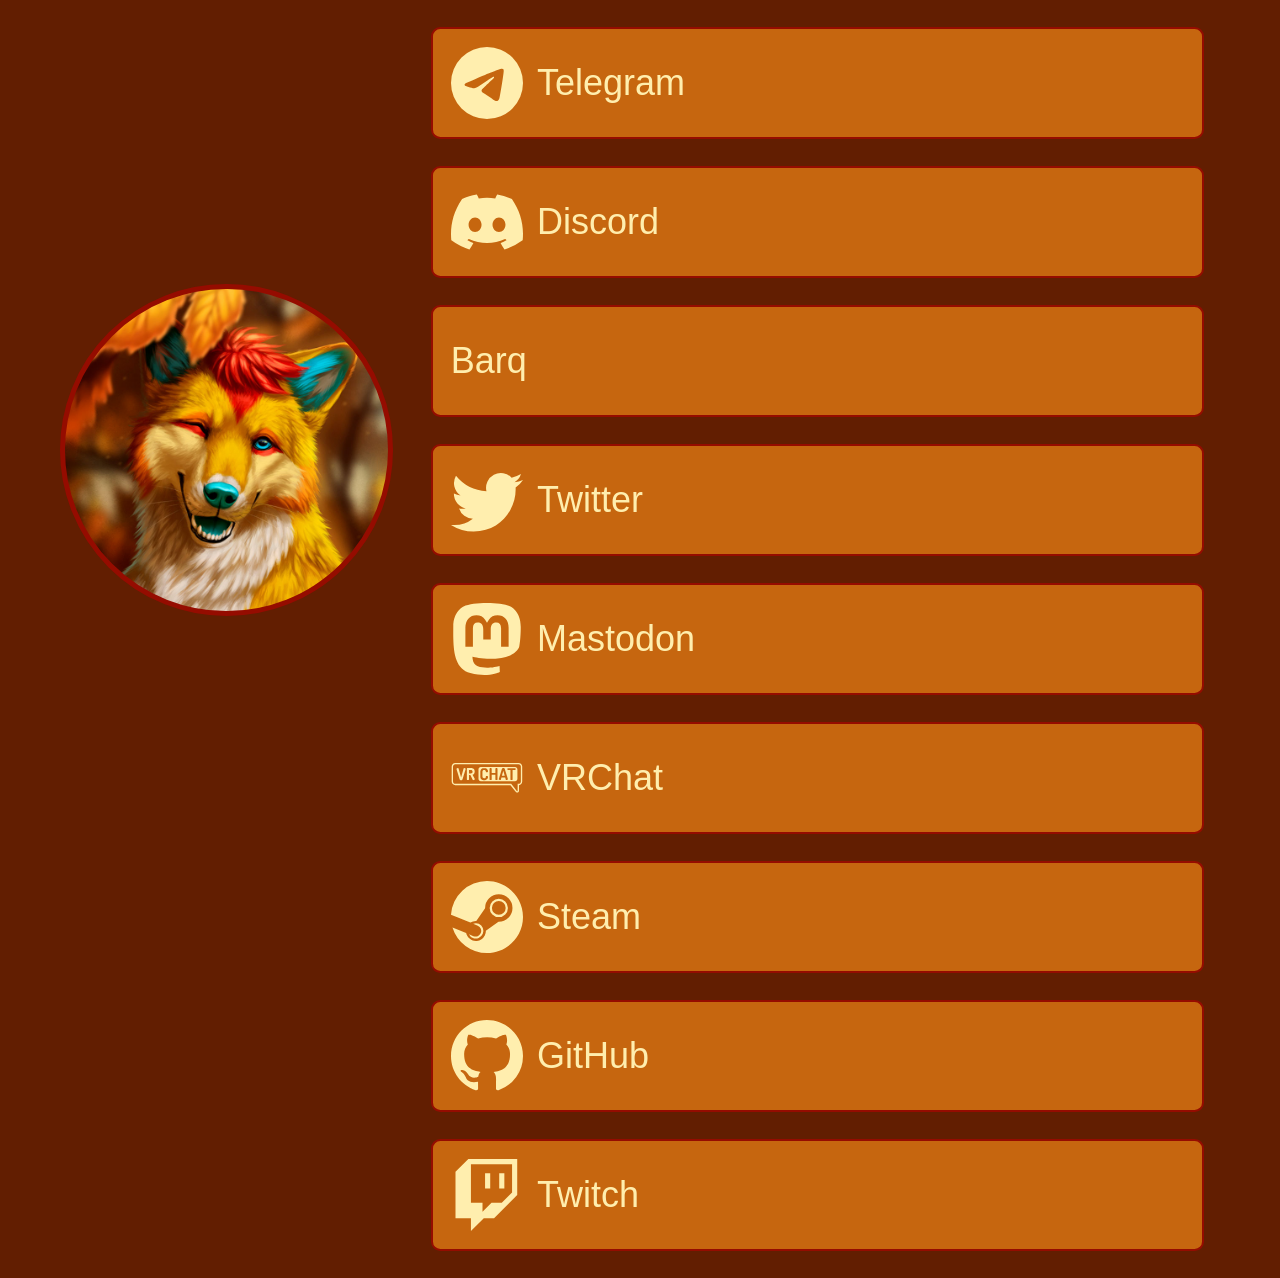
<file: index.htm>
<!DOCTYPE html>
<html>

<head>
    <meta name="viewport" content="initial-scale=1" />
    <style>
        :root {
            --min-icon-size: 25vw;
            --max-icon-size: 50vw;
            --icon-border-width: 1vw;
            --icon-padding: 2vw;
            --item-margin: 0.75em;
            --item-padding: 0.5em;
            --banana: #ffeeae;
            --yellow: #ffc100;
            --orange: #c6660f;
            --red: #950c00;
            --blue: #47c0d7;
        }

        body {
            padding: 0;
            margin: 0;
            background: #621e01;
            color: var(--banana);
            font-family: Verdana, Geneva, Tahoma, sans-serif;
            font-size: calc(max(4vw, 2vh));
        }

        header {
            position: fixed;
            top: 0;
            width: 100vw;
            padding: var(--icon-padding) 0;
            text-align: center;
            background: inherit;
        }

        .icon {
            display: block;
            margin: auto;
            background: url(frax-icon.jpg) no-repeat;
            background-size: 100%;
            border: var(--icon-border-width) solid #950c00;
            border-radius: 50%;
            width: var(--max-icon-size);
            height: var(--max-icon-size);
        }

        main {
            margin-top: calc(var(--max-icon-size) + (2 * var(--icon-padding)) + (2 * var(--icon-border-width)));
        }

        .flexbox {
            display: flex;
            flex-direction: row;
            align-items: center;
        }
        .flex-fixed {
            flex: 0;
        }
        .flex-fill {
            flex: 1;
        }
        .hide-overflow {
            overflow: hidden;
            text-overflow: ellipsis;
        }

        a {
            color: inherit;
            text-decoration: none;
        }

        .social-icon svg {
            width: 2em;
            height: 2em;
            vertical-align: middle;
            padding-right: 0.4em;
        }

        .social-description-icon svg {
            width: 2em;
            height: 2em;
            vertical-align: middle;
            padding-left: 0.4em;
        }

        .item {
            width: 65vw;
            margin: var(--item-margin) auto;
            padding-left: var(--item-padding);
            background-color: var(--orange);
            border: 2pt solid var(--red);
            border-radius: 7pt;
            white-space: nowrap;
            transition: background-color 200ms;
        }
        .social-info {
            overflow: hidden;
        }
        .social-info > * {
            display: inline-block;
            width: 100%;
            transition: margin 300ms;
            vertical-align: middle;
        }
        .social-description {
            padding: var(--item-padding) 0 var(--item-padding) 0;
        }
        .social-description-icon {
            padding-right: var(--item-padding);
        }

        .item:hover,
        .item.active {
            background-color: var(--blue);
        }
        .item:hover .social-name,
        .item.active .social-name {
            margin-left: -100%;
        }

        .template-icon {
            display: none;
        }

        @media (orientation: landscape) {
            :root {
                --icon-border-width: calc(min(0.5vw, 2vh));
                --header-width: calc(min(30vw, 80vh));
            }

            body {
                margin: auto;
                font-size: calc(max(2vw, 4vh));
            }

            header {
                display: flex;
                flex-direction: column;
                justify-content: center;
                width: auto;
                height: 100vh;
                padding: 0;
                margin: 0 var(--icon-padding);
                background: transparent;
            }

            .icon {
                width: var(--header-width);
                height: var(--header-width);
                max-width: calc(250pt - var(--icon-border-width));
                max-height: calc(250pt - var(--icon-border-width));
            }

            main {
                margin-top: var(--icon-padding);
                margin-left: calc(var(--header-width) + (2 * (var(--icon-padding) + var(--icon-border-width))));
            }

            .item {
                width: auto;
                margin: var(--item-margin) calc(2 * var(--item-padding)) var(--item-margin) var(--item-padding);
            }

            @media (min-width: 900pt) {
                :root {
                    --icon-padding: 15pt;
                    --icon-border-width: calc(min(3.75pt, 2vh));
                    --header-width: calc(min(242pt, 80vh));
                }

                header {
                    margin-left: calc(((100vw - 900pt) / 2) + var(--icon-padding));
                }

                main {
                    margin-left: calc(((100vw - 900pt) / 2) + (2 * (var(--icon-padding) + var(--icon-border-width))) + var(--header-width));
                    margin-right: calc((100vw - 900pt) / 2);
                }
            }
        }
    </style>
</head>

<body>
    <svg class="template-icon" xmlns="http://www.w3.org/2000/svg">
        <defs>
            <symbol id="external-link" fill="currentColor" viewBox="0 -960 960 960">
                <path d="M450-280H280q-83 0-141.5-58.5T80-480q0-83 58.5-141.5T280-680h170v60H280q-58.333 0-99.167 40.765-40.833 40.764-40.833 99Q140-422 180.833-381q40.834 41 99.167 41h170v60ZM325-450v-60h310v60H325Zm185 170v-60h170q58.333 0 99.167-40.765 40.833-40.764 40.833-99Q820-538 779.167-579 738.333-620 680-620H510v-60h170q83 0 141.5 58.5T880-480q0 83-58.5 141.5T680-280H510Z"/>
            </symbol>
            <symbol id="copy-clipboard" fill="currentColor" viewBox="0 -960 960 960">
                <path d="M180-81q-24 0-42-18t-18-42v-603h60v603h474v60H180Zm120-120q-24 0-42-18t-18-42v-560q0-24 18-42t42-18h440q24 0 42 18t18 42v560q0 24-18 42t-42 18H300Zm0-60h440v-560H300v560Zm0 0v-560 560Z"/>
            </symbol>
        </defs>
        <use href="#external-link" />
        <use href="#copy-clipboard" />
    </svg>

    <header>
        <div class="icon"></div>
    </header>
    <main>
        <div onclick="toggleSocialHover(this)" class="item flexbox">
            <div class="social-icon flex-fixed">
                <svg xmlns="http://www.w3.org/2000/svg" width="16" height="16" fill="currentColor" viewBox="0 0 16 16">
                    <path
                        d="M16 8A8 8 0 1 1 0 8a8 8 0 0 1 16 0zM8.287 5.906c-.778.324-2.334.994-4.666 2.01-.378.15-.577.298-.595.442-.03.243.275.339.69.47l.175.055c.408.133.958.288 1.243.294.26.006.549-.1.868-.32 2.179-1.471 3.304-2.214 3.374-2.23.05-.012.12-.026.166.016.047.041.042.12.037.141-.03.129-1.227 1.241-1.846 1.817-.193.18-.33.307-.358.336a8.154 8.154 0 0 1-.188.186c-.38.366-.664.64.015 1.088.327.216.589.393.85.571.284.194.568.387.936.629.093.06.183.125.27.187.331.236.63.448.997.414.214-.02.435-.22.547-.82.265-1.417.786-4.486.906-5.751a1.426 1.426 0 0 0-.013-.315.337.337 0 0 0-.114-.217.526.526 0 0 0-.31-.093c-.3.005-.763.166-2.984 1.09z" />
                </svg>
            </div>
            <div class="social-info flex-fill">
                <span class="social-name hide-overflow">Telegram</span><a href="https://t.me/Archomeda" class="social-description"><div class="flexbox"><span class="social-description-text flex-fill hide-overflow">@Archomeda</span><span class="social-description-icon flex-fixed"><svg><use href="#external-link" /></svg></span></div></a>
            </div>
        </div>
        <div onclick="toggleSocialHover(this)" class="item flexbox">
            <div class="social-icon flex-fixed">
                <svg xmlns="http://www.w3.org/2000/svg" width="16" height="16" fill="currentColor" viewBox="0 0 16 16">
                    <path
                        d="M13.545 2.907a13.227 13.227 0 0 0-3.257-1.011.05.05 0 0 0-.052.025c-.141.25-.297.577-.406.833a12.19 12.19 0 0 0-3.658 0 8.258 8.258 0 0 0-.412-.833.051.051 0 0 0-.052-.025c-1.125.194-2.22.534-3.257 1.011a.041.041 0 0 0-.021.018C.356 6.024-.213 9.047.066 12.032c.001.014.01.028.021.037a13.276 13.276 0 0 0 3.995 2.02.05.05 0 0 0 .056-.019c.308-.42.582-.863.818-1.329a.05.05 0 0 0-.01-.059.051.051 0 0 0-.018-.011 8.875 8.875 0 0 1-1.248-.595.05.05 0 0 1-.02-.066.051.051 0 0 1 .015-.019c.084-.063.168-.129.248-.195a.05.05 0 0 1 .051-.007c2.619 1.196 5.454 1.196 8.041 0a.052.052 0 0 1 .053.007c.08.066.164.132.248.195a.051.051 0 0 1-.004.085 8.254 8.254 0 0 1-1.249.594.05.05 0 0 0-.03.03.052.052 0 0 0 .003.041c.24.465.515.909.817 1.329a.05.05 0 0 0 .056.019 13.235 13.235 0 0 0 4.001-2.02.049.049 0 0 0 .021-.037c.334-3.451-.559-6.449-2.366-9.106a.034.034 0 0 0-.02-.019Zm-8.198 7.307c-.789 0-1.438-.724-1.438-1.612 0-.889.637-1.613 1.438-1.613.807 0 1.45.73 1.438 1.613 0 .888-.637 1.612-1.438 1.612Zm5.316 0c-.788 0-1.438-.724-1.438-1.612 0-.889.637-1.613 1.438-1.613.807 0 1.451.73 1.438 1.613 0 .888-.631 1.612-1.438 1.612Z" />
                </svg>
            </div>
            <div class="social-info flex-fill">
                <span class="social-name hide-overflow">Discord</span><a href="javascript:copy('archomeda')" class="social-description"><div class="flexbox"><span class="social-description-text flex-fill hide-overflow">archomeda</span><span class="social-description-icon flex-fixed"><svg><use href="#copy-clipboard" /></svg></span></div></a>
            </div>
        </div>
        <div onclick="toggleSocialHover(this)" class="item flexbox">
            <div class="social-icon flex-fixed">
                <!-- todo barq icon -->
            </div>
            <div class="social-info flex-fill">
                <span class="social-name hide-overflow">Barq</span><a href="https://barq.app/@frax" class="social-description"><div class="flexbox"><span class="social-description-text flex-fill hide-overflow">@frax</span><span class="social-description-icon flex-fixed"><svg><use href="#external-link" /></svg></span></div></a>
            </div>
        </div>
        <div onclick="toggleSocialHover(this)" class="item flexbox">
            <div class="social-icon flex-fixed">
                <svg xmlns="http://www.w3.org/2000/svg" width="16" height="16" fill="currentColor" viewBox="0 0 16 16">
                    <path
                        d="M5.026 15c6.038 0 9.341-5.003 9.341-9.334 0-.14 0-.282-.006-.422A6.685 6.685 0 0 0 16 3.542a6.658 6.658 0 0 1-1.889.518 3.301 3.301 0 0 0 1.447-1.817 6.533 6.533 0 0 1-2.087.793A3.286 3.286 0 0 0 7.875 6.03a9.325 9.325 0 0 1-6.767-3.429 3.289 3.289 0 0 0 1.018 4.382A3.323 3.323 0 0 1 .64 6.575v.045a3.288 3.288 0 0 0 2.632 3.218 3.203 3.203 0 0 1-.865.115 3.23 3.23 0 0 1-.614-.057 3.283 3.283 0 0 0 3.067 2.277A6.588 6.588 0 0 1 .78 13.58a6.32 6.32 0 0 1-.78-.045A9.344 9.344 0 0 0 5.026 15z" />
                </svg>
            </div>
            <div class="social-info flex-fill">
                <span class="social-name hide-overflow">Twitter</span><a href="https://twitter.com/Archomeda" class="social-description"><div class="flexbox"><span class="social-description-text flex-fill hide-overflow">@Archomeda</span><span class="social-description-icon flex-fixed"><svg><use href="#external-link" /></svg></span></div></a>
            </div>
        </div>
        <div onclick="toggleSocialHover(this)" class="item flexbox">
            <div class="social-icon flex-fixed">
                <svg xmlns="http://www.w3.org/2000/svg" width="16" height="16" fill="currentColor" viewBox="0 0 16 16">
                    <path
                        d="M11.19 12.195c2.016-.24 3.77-1.475 3.99-2.603.348-1.778.32-4.339.32-4.339 0-3.47-2.286-4.488-2.286-4.488C12.062.238 10.083.017 8.027 0h-.05C5.92.017 3.942.238 2.79.765c0 0-2.285 1.017-2.285 4.488l-.002.662c-.004.64-.007 1.35.011 2.091.083 3.394.626 6.74 3.78 7.57 1.454.383 2.703.463 3.709.408 1.823-.1 2.847-.647 2.847-.647l-.06-1.317s-1.303.41-2.767.36c-1.45-.05-2.98-.156-3.215-1.928a3.614 3.614 0 0 1-.033-.496s1.424.346 3.228.428c1.103.05 2.137-.064 3.188-.189zm1.613-2.47H11.13v-4.08c0-.859-.364-1.295-1.091-1.295-.804 0-1.207.517-1.207 1.541v2.233H7.168V5.89c0-1.024-.403-1.541-1.207-1.541-.727 0-1.091.436-1.091 1.296v4.079H3.197V5.522c0-.859.22-1.541.66-2.046.456-.505 1.052-.764 1.793-.764.856 0 1.504.328 1.933.983L8 4.39l.417-.695c.429-.655 1.077-.983 1.934-.983.74 0 1.336.259 1.791.764.442.505.661 1.187.661 2.046v4.203z" />
                </svg>
            </div>
            <div class="social-info flex-fill">
                <span class="social-name hide-overflow">Mastodon</span><a href="https://meow.social/@Archomeda" class="social-description"><div class="flexbox"><span class="social-description-text flex-fill hide-overflow">meow.social/@Archomeda</span><span class="social-description-icon flex-fixed"><svg><use href="#external-link" /></svg></span></div></a>
            </div>
        </div>
        <div onclick="toggleSocialHover(this)" class="item flexbox">
            <div class="social-icon flex-fixed">
                <svg viewBox="210 420 605 250" xmlns="http://www.w3.org/2000/svg">
                    <path
                        d="M246.1 418.9h531.8c8.4 0 16 3.4 21.5 8.9s8.9 13.1 8.9 21.5v125.4c0 8.4-3.4 16-8.9 21.5-4.8 4.8-11.1 8-18.1 8.7v46.3c0 10.9-8.8 19-19.5 15.1-3.8-1.4-7.9-4.6-11.9-9.9L709.6 605H246.1c-8.4 0-16-3.4-21.5-8.9s-8.9-13.1-8.9-21.5V449.3c0-8.4 3.4-16 8.9-21.5s13.1-8.9 21.5-8.9zm523.8 174.8h8c5.2 0 10-2.1 13.5-5.6 3.5-3.5 5.6-8.2 5.6-13.5V449.3c0-5.2-2.1-10-5.6-13.5-3.5-3.5-8.2-5.6-13.5-5.6H246.1c-5.2 0-10 2.1-13.5 5.6-3.5 3.5-5.6 8.2-5.6 13.5v125.4c0 5.2 2.1 10 5.6 13.5 3.5 3.5 8.2 5.6 13.5 5.6h469.4c15.8 19.8 31.1 40 46.9 59.8 2.5 3.3 7.7 3.9 7.6-2.5v-57.4h-.1zm-132.3-67.1h23.9l-12-42.2-11.9 42.2zm110.8-74.2H460.6c-10.8 0-19.6 8.8-19.6 19.6v79.7c0 10.8 8.8 19.6 19.6 19.6h287.8c10.8 0 19.6-8.8 19.6-19.6V472c0-10.7-8.8-19.6-19.6-19.6zm-270.3 91.4c2.5 2.6 6.2 3.9 10.9 3.9 3.1 0 5.6-.5 7.4-1.5 1.8-1 3.2-2.2 4.1-3.7.9-1.5 1.5-3.1 1.9-4.7.3-1.7.5-3.3.6-4.7.2-2.1 1.1-3.6 2.8-4.4 1.7-.8 3.7-1.2 6.1-1.2 3.1 0 5.4.6 6.9 1.8 1.5 1.2 2.2 3.5 2.2 7 0 4.1-.8 7.9-2.4 11.3-1.6 3.4-3.9 6.3-6.8 8.6s-6.4 4.1-10.5 5.4c-4 1.3-8.4 1.9-13.2 1.9-4.3 0-8.4-.6-12.2-1.7-3.9-1.1-7.2-3-10.1-5.4-2.9-2.5-5.2-5.7-6.8-9.7-1.7-4-2.5-8.9-2.5-14.7v-38.4c0-5.8.8-10.7 2.5-14.7s4-7.2 6.9-9.7c2.9-2.5 6.3-4.3 10.1-5.4 3.9-1.1 7.9-1.7 12.2-1.7 4.8 0 9.2.6 13.2 1.9 4 1.2 7.5 3 10.4 5.2 2.9 2.2 5.1 5 6.7 8.3 1.6 3.3 2.4 6.9 2.4 10.8 0 3.6-.7 5.9-2.2 7.1-1.5 1.1-3.7 1.7-6.7 1.7-2.6 0-4.7-.4-6.3-1.2-1.7-.8-2.5-2.3-2.6-4.4-.1-1.1-.3-2.4-.6-3.9s-.9-3-1.9-4.5c-1-1.5-2.4-2.7-4.2-3.7-1.8-1-4.4-1.5-7.7-1.5-4.7 0-8.3 1.3-10.7 3.9-2.5 2.6-3.7 6.6-3.7 12v38.4c0 5.1 1.3 9.1 3.8 11.6zm122.7 13.1c0 1.8-.9 3.2-2.8 4.2s-3.9 1.4-6.1 1.4c-2.3 0-4.4-.5-6.2-1.4-1.8-1-2.8-2.4-2.8-4.2v-39.5h-31v39.5c0 1.8-.9 3.2-2.8 4.2s-3.9 1.4-6.1 1.4c-2.3 0-4.4-.5-6.2-1.4-1.8-1-2.8-2.4-2.8-4.2v-89.4c0-1.9.9-3.3 2.8-4.2 1.8-.9 3.9-1.3 6.2-1.3 2.2 0 4.2.4 6.1 1.3 1.9.9 2.8 2.3 2.8 4.2v35.9h31v-35.9c0-1.9.9-3.3 2.8-4.2 1.8-.9 3.9-1.3 6.2-1.3 2.2 0 4.2.4 6.1 1.3 1.9.9 2.8 2.3 2.8 4.2v89.4zm86 1.2c-.7.9-1.7 1.7-2.8 2.3-1.1.7-2.3 1.2-3.6 1.6-1.3.4-2.6.6-3.8.6-1.6 0-2.9-.3-3.9-.8-1.1-.6-1.8-1.5-2.1-2.8l-5.2-18.3h-31.5l-5.2 18.3c-.4 1.3-1.1 2.2-2.1 2.8-1.1.5-2.4.8-3.9.8-1.2 0-2.5-.2-3.8-.6-1.3-.4-2.5-.9-3.6-1.5s-2-1.4-2.8-2.3c-.7-.9-1.1-1.9-1.1-3 0-.2.1-.6.3-1.4l26.6-86.5c.6-2.1 2.1-3.6 4.3-4.6 2.2-1 4.6-1.4 7.2-1.4 2.7 0 5.1.5 7.3 1.4 2.2 1 3.6 2.5 4.3 4.6l26.6 86.5c.2.7.3 1.2.3 1.4-.4 1-.7 2-1.5 2.9zm65-82.5c-1 1.7-2.4 2.5-4.2 2.5h-20.1v78.8c0 1.8-.9 3.2-2.8 4.2s-3.9 1.4-6.1 1.4c-2.3 0-4.4-.5-6.2-1.4-1.8-1-2.8-2.4-2.8-4.2v-78.8h-20.2c-1.8 0-3.2-.8-4.2-2.4-1-1.6-1.4-3.5-1.4-5.7 0-1.9.5-3.7 1.4-5.4.9-1.7 2.3-2.5 4.3-2.5h58.2c1.9 0 3.3.8 4.3 2.5.9 1.7 1.4 3.5 1.4 5.4-.2 2.1-.7 3.9-1.6 5.6zm-495.2-4.8 26.6 86.5c.7 2.1 2.2 3.6 4.3 4.6 2.2 1 4.6 1.4 7.2 1.4 2.7 0 5.1-.5 7.3-1.4 2.2-1 3.6-2.5 4.3-4.6l26.4-86.5c.2-.7.3-1.2.3-1.4 0-1.1-.4-2.1-1.1-3-.7-.9-1.7-1.7-2.8-2.3-1.1-.7-2.3-1.2-3.6-1.6-1.3-.4-2.6-.5-3.8-.5-1.6 0-2.9.3-3.9.8-1.1.5-1.8 1.5-2.1 2.8l-20.9 74.6-21-74.6c-.4-1.3-1.1-2.2-2.1-2.8-1.1-.6-2.4-.8-3.9-.8-1.2 0-2.5.2-3.8.5-1.3.4-2.5.9-3.6 1.5s-2 1.4-2.8 2.3c-.7.9-1.1 1.9-1.1 3-.2.3-.1.7.1 1.5zm86.9-3.3c0-1.5.5-2.8 1.6-3.9s2.5-1.7 4.2-1.7h27.2c4.5 0 8.7.5 12.7 1.4 3.9 1 7.4 2.5 10.4 4.7s5.3 5.1 7 8.8c1.7 3.7 2.5 8.3 2.5 13.8 0 7.9-1.7 14.1-5.2 18.5-3.4 4.4-7.7 7.5-12.9 9l18 33.4c.3.4.5.8.5 1.2.1.4.1.8.1 1 0 1.1-.3 2.2-1 3.4-.7 1.1-1.6 2.2-2.6 3-1.1.9-2.2 1.6-3.6 2.1-1.3.6-2.6.8-3.9.8-1.3 0-2.5-.4-3.5-1.1-1.1-.7-1.9-1.8-2.7-3.2l-19.5-38h-11.6v35.9c0 1.8-.9 3.2-2.8 4.2-1.8 1-3.9 1.4-6.2 1.4-2.2 0-4.2-.5-6.1-1.4-1.9-1-2.8-2.4-2.8-4.2v-89.1h.2zm17.9 10.2V507h15.1c4.5 0 8.1-1.1 10.7-3.2 2.7-2.2 4-5.9 4-11.3s-1.3-9.2-4-11.4c-2.7-2.2-6.2-3.3-10.7-3.3h-15.1v-.1z"
                        fill="currentColor" />
                </svg>
            </div>
            <div class="social-info flex-fill">
                <span class="social-name hide-overflow">VRChat</span><a href="https://vrchat.com/home/user/usr_4f010751-fa21-4659-bfd7-d44855bb13b6" class="social-description"><div class="flexbox"><span class="social-description-text flex-fill hide-overflow">FraxWolf</span><span class="social-description-icon flex-fixed"><svg><use href="#external-link" /></svg></span></div></a>
            </div>
        </div>
        <div onclick="toggleSocialHover(this)" class="item flexbox">
            <div class="social-icon flex-fixed">
                <svg xmlns="http://www.w3.org/2000/svg" width="16" height="16" fill="currentColor" viewBox="0 0 16 16">
                    <path
                        d="M.329 10.333A8.01 8.01 0 0 0 7.99 16C12.414 16 16 12.418 16 8s-3.586-8-8.009-8A8.006 8.006 0 0 0 0 7.468l.003.006 4.304 1.769A2.198 2.198 0 0 1 5.62 8.88l1.96-2.844-.001-.04a3.046 3.046 0 0 1 3.042-3.043 3.046 3.046 0 0 1 3.042 3.043 3.047 3.047 0 0 1-3.111 3.044l-2.804 2a2.223 2.223 0 0 1-3.075 2.11 2.217 2.217 0 0 1-1.312-1.568L.33 10.333Z" />
                    <path
                        d="M4.868 12.683a1.715 1.715 0 0 0 1.318-3.165 1.705 1.705 0 0 0-1.263-.02l1.023.424a1.261 1.261 0 1 1-.97 2.33l-.99-.41a1.7 1.7 0 0 0 .882.84Zm3.726-6.687a2.03 2.03 0 0 0 2.027 2.029 2.03 2.03 0 0 0 2.027-2.029 2.03 2.03 0 0 0-2.027-2.027 2.03 2.03 0 0 0-2.027 2.027Zm2.03-1.527a1.524 1.524 0 1 1-.002 3.048 1.524 1.524 0 0 1 .002-3.048Z" />
                </svg>
            </div>
            <div class="social-info flex-fill">
                <span class="social-name hide-overflow">Steam</span><a href="https://steamcommunity.com/id/Archomeda" class="social-description"><div class="flexbox"><span class="social-description-text flex-fill hide-overflow">Archomeda</span><span class="social-description-icon flex-fixed"><svg><use href="#external-link" /></svg></span></div></a>
            </div>
        </div>
        <div onclick="toggleSocialHover(this)" class="item flexbox">
            <div class="social-icon flex-fixed">
                <svg xmlns="http://www.w3.org/2000/svg" width="16" height="16" fill="currentColor" viewBox="0 0 16 16">
                    <path
                        d="M8 0C3.58 0 0 3.58 0 8c0 3.54 2.29 6.53 5.47 7.59.4.07.55-.17.55-.38 0-.19-.01-.82-.01-1.49-2.01.37-2.53-.49-2.69-.94-.09-.23-.48-.94-.82-1.13-.28-.15-.68-.52-.01-.53.63-.01 1.08.58 1.23.82.72 1.21 1.87.87 2.33.66.07-.52.28-.87.51-1.07-1.78-.2-3.64-.89-3.64-3.95 0-.87.31-1.59.82-2.15-.08-.2-.36-1.02.08-2.12 0 0 .67-.21 2.2.82.64-.18 1.32-.27 2-.27.68 0 1.36.09 2 .27 1.53-1.04 2.2-.82 2.2-.82.44 1.1.16 1.92.08 2.12.51.56.82 1.27.82 2.15 0 3.07-1.87 3.75-3.65 3.95.29.25.54.73.54 1.48 0 1.07-.01 1.93-.01 2.2 0 .21.15.46.55.38A8.012 8.012 0 0 0 16 8c0-4.42-3.58-8-8-8z" />
                </svg>
            </div>
            <div class="social-info flex-fill">
                <span class="social-name hide-overflow">GitHub</span><a href="https://github.com/Archomeda" class="social-description"><div class="flexbox"><span class="social-description-text flex-fill hide-overflow">Archomeda</span><span class="social-description-icon flex-fixed"><svg><use href="#external-link" /></svg></span></div></a>
            </div>
        </div>
        <div onclick="toggleSocialHover(this)" class="item flexbox">
            <div class="social-icon flex-fixed">
                <svg xmlns="http://www.w3.org/2000/svg" width="16" height="16" fill="currentColor" viewBox="0 0 16 16">
                    <path
                        d="M3.857 0 1 2.857v10.286h3.429V16l2.857-2.857H9.57L14.714 8V0H3.857zm9.714 7.429-2.285 2.285H9l-2 2v-2H4.429V1.143h9.142v6.286z" />
                    <path d="M11.857 3.143h-1.143V6.57h1.143V3.143zm-3.143 0H7.571V6.57h1.143V3.143z" />
                </svg>
            </div>
            <div class="social-info flex-fill">
                <span class="social-name hide-overflow">Twitch</span><a href="https://twitch.com/Archomeda" class="social-description"><div class="flexbox"><span class="social-description-text flex-fill hide-overflow">Archomeda</span><span class="social-description-icon flex-fixed"><svg><use href="#external-link" /></svg></span></div></a>
            </div>
        </div>
    </main>
</body>

<script>
    const rootElement = document.querySelector(":root");
    const iconElement = document.querySelector(".icon");

    const minIconSizeViewWidth = parseFloat(getComputedStyle(rootElement).getPropertyValue("--min-icon-size").replace("vw")) / 100;
    const maxIconSizeViewWidth = parseFloat(getComputedStyle(rootElement).getPropertyValue("--max-icon-size").replace("vw")) / 100;
    const iconSizeRatio = minIconSizeViewWidth / maxIconSizeViewWidth;
    const maxIconBorderWidth = parseFloat(getComputedStyle(iconElement).getPropertyValue("border-width"));
    const minIconBorderWidth = maxIconBorderWidth * iconSizeRatio;

    function recalcIconSize() {
        let iconSize = "";
        let borderWidth = "";

        if (document.documentElement.clientWidth <= document.documentElement.clientHeight) {
            const viewWidth = Math.max(document.documentElement.clientWidth || 0, window.innerWidth || 0);
            const scrollTop = document.body.scrollTop || document.documentElement.scrollTop;

            const minIconSize = viewWidth * minIconSizeViewWidth;
            const maxIconSize = viewWidth * maxIconSizeViewWidth;
            const scrollSwitchBound = maxIconSize - minIconSize;
            const scrollRatio = scrollTop / scrollSwitchBound;

            if (scrollTop > 0 && scrollTop < scrollSwitchBound) {
                iconSize = `${maxIconSize - scrollTop}px`;
                borderWidth = `${maxIconBorderWidth - scrollRatio * (maxIconBorderWidth - minIconBorderWidth)}px`;
            }
            else if (scrollTop >= scrollSwitchBound) {
                iconSize = `${minIconSize}px`;
                borderWidth = `${minIconBorderWidth}px`;
            }
        }

        iconElement.style.height = iconElement.style.width = iconSize;
        iconElement.style.borderWidth = borderWidth;
    }

    window.onscroll = recalcIconSize;
    window.onresize = recalcIconSize;

    recalcIconSize();


    function toggleSocialHover(e) {
        let items = document.getElementsByClassName("item");
        for (let item of items) {
            item.classList.remove("active");
        }
        e.classList.add("active");
    }

    function copy(text) {
        navigator.clipboard.writeText('text');
        alert(`Copied '${text}' to the clipboard.`);
    }
</script>

</html>
</file>
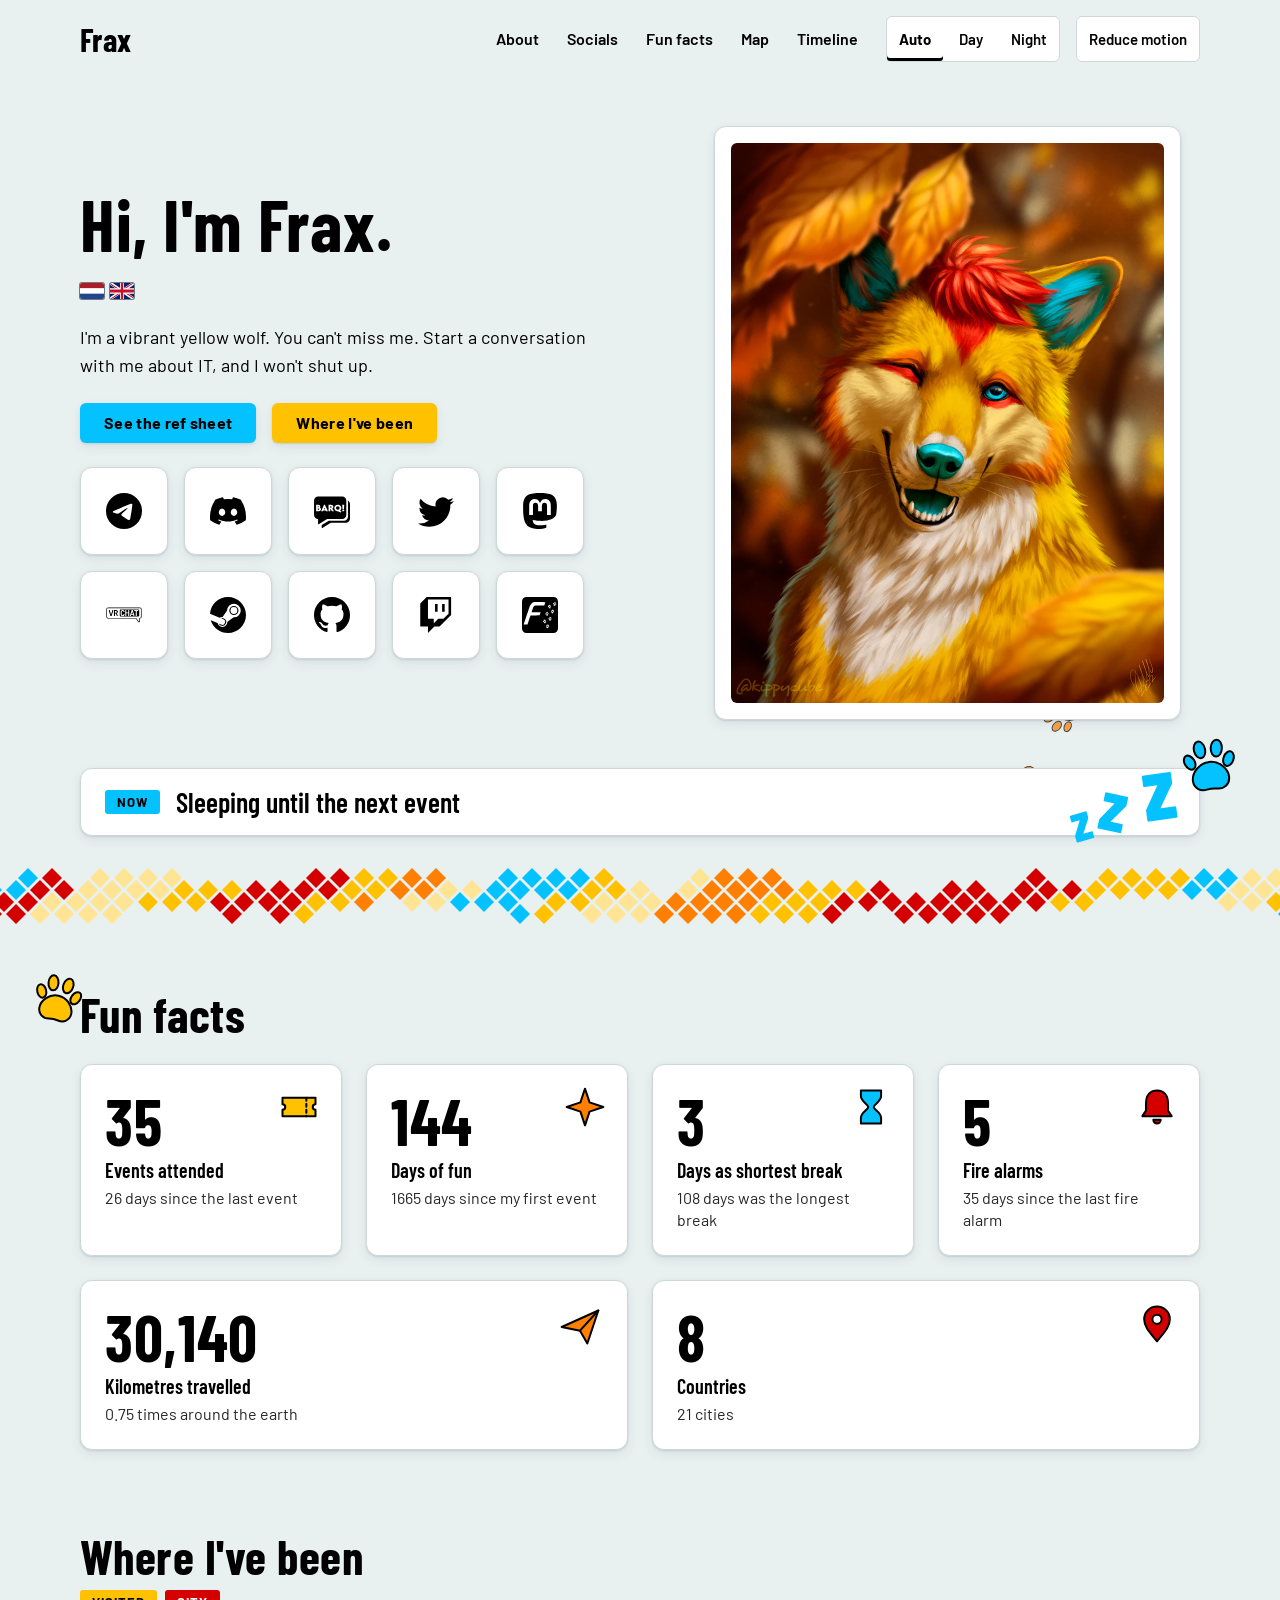
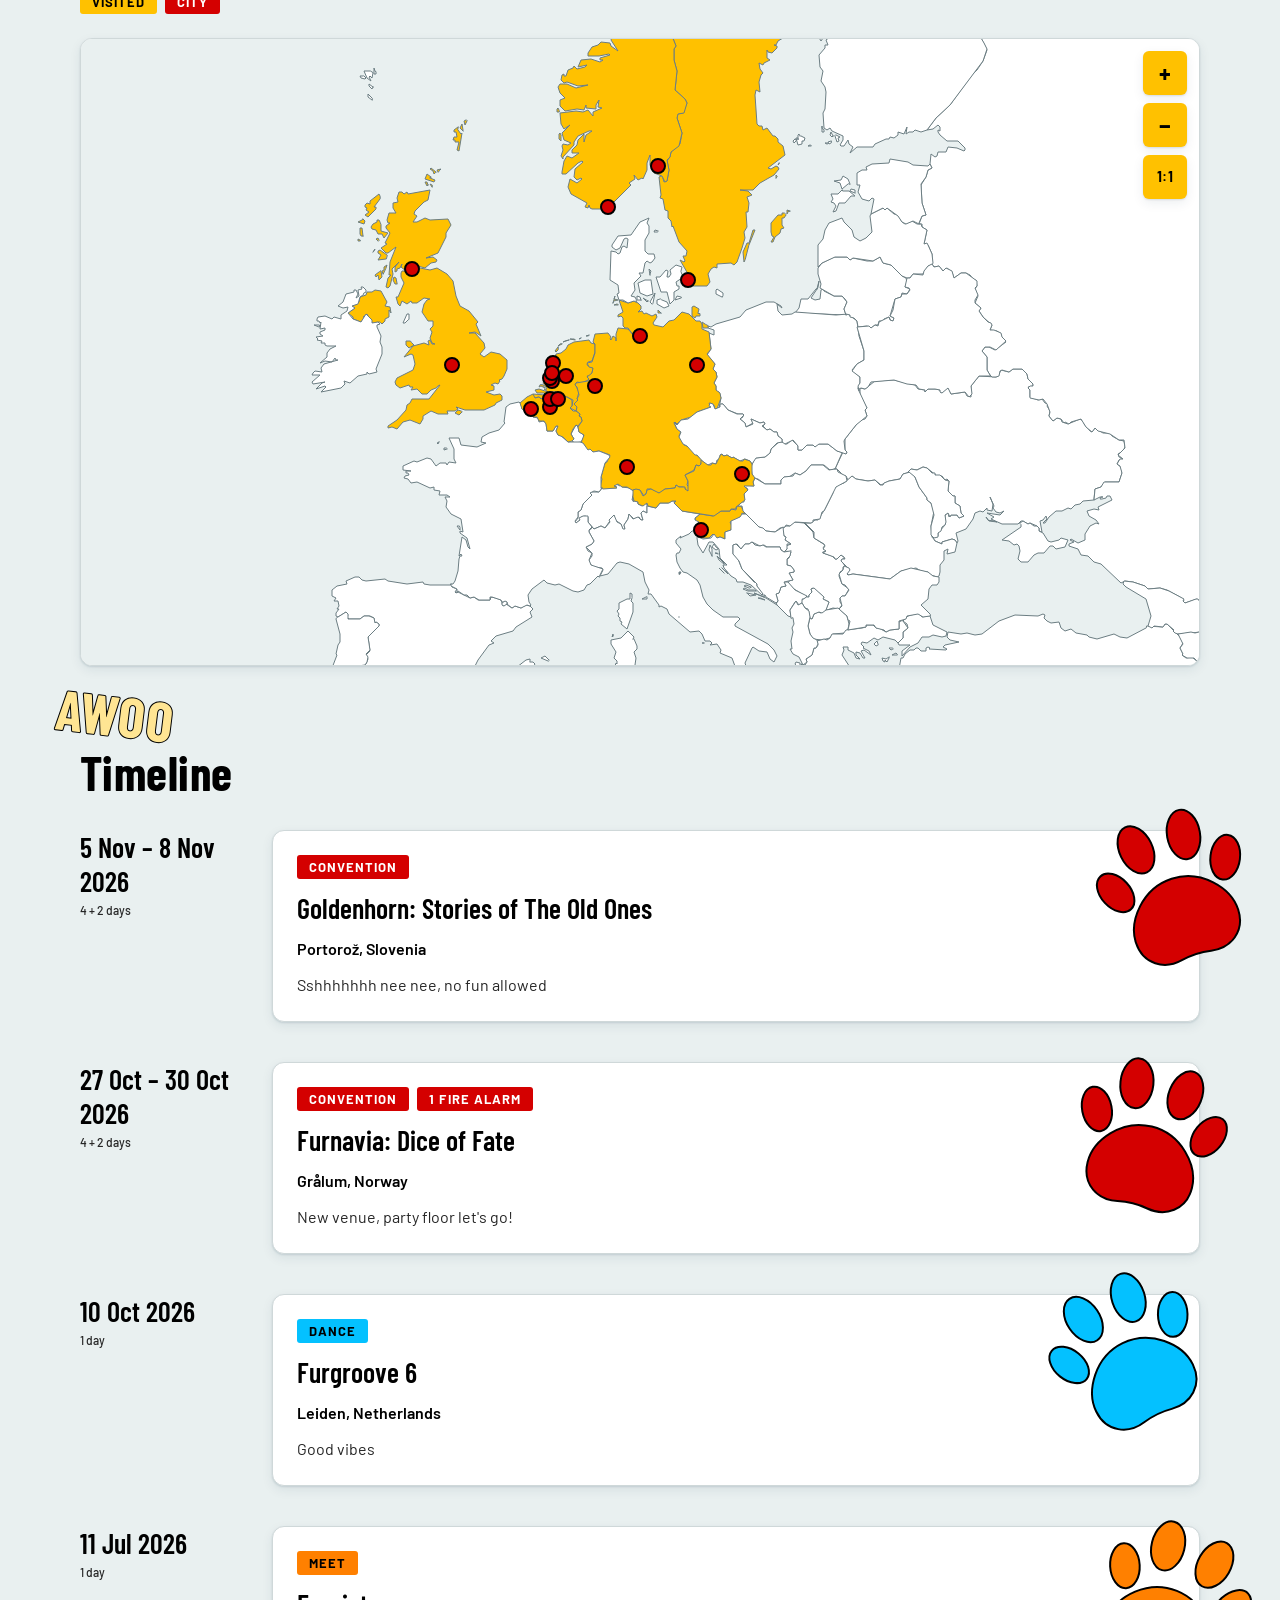
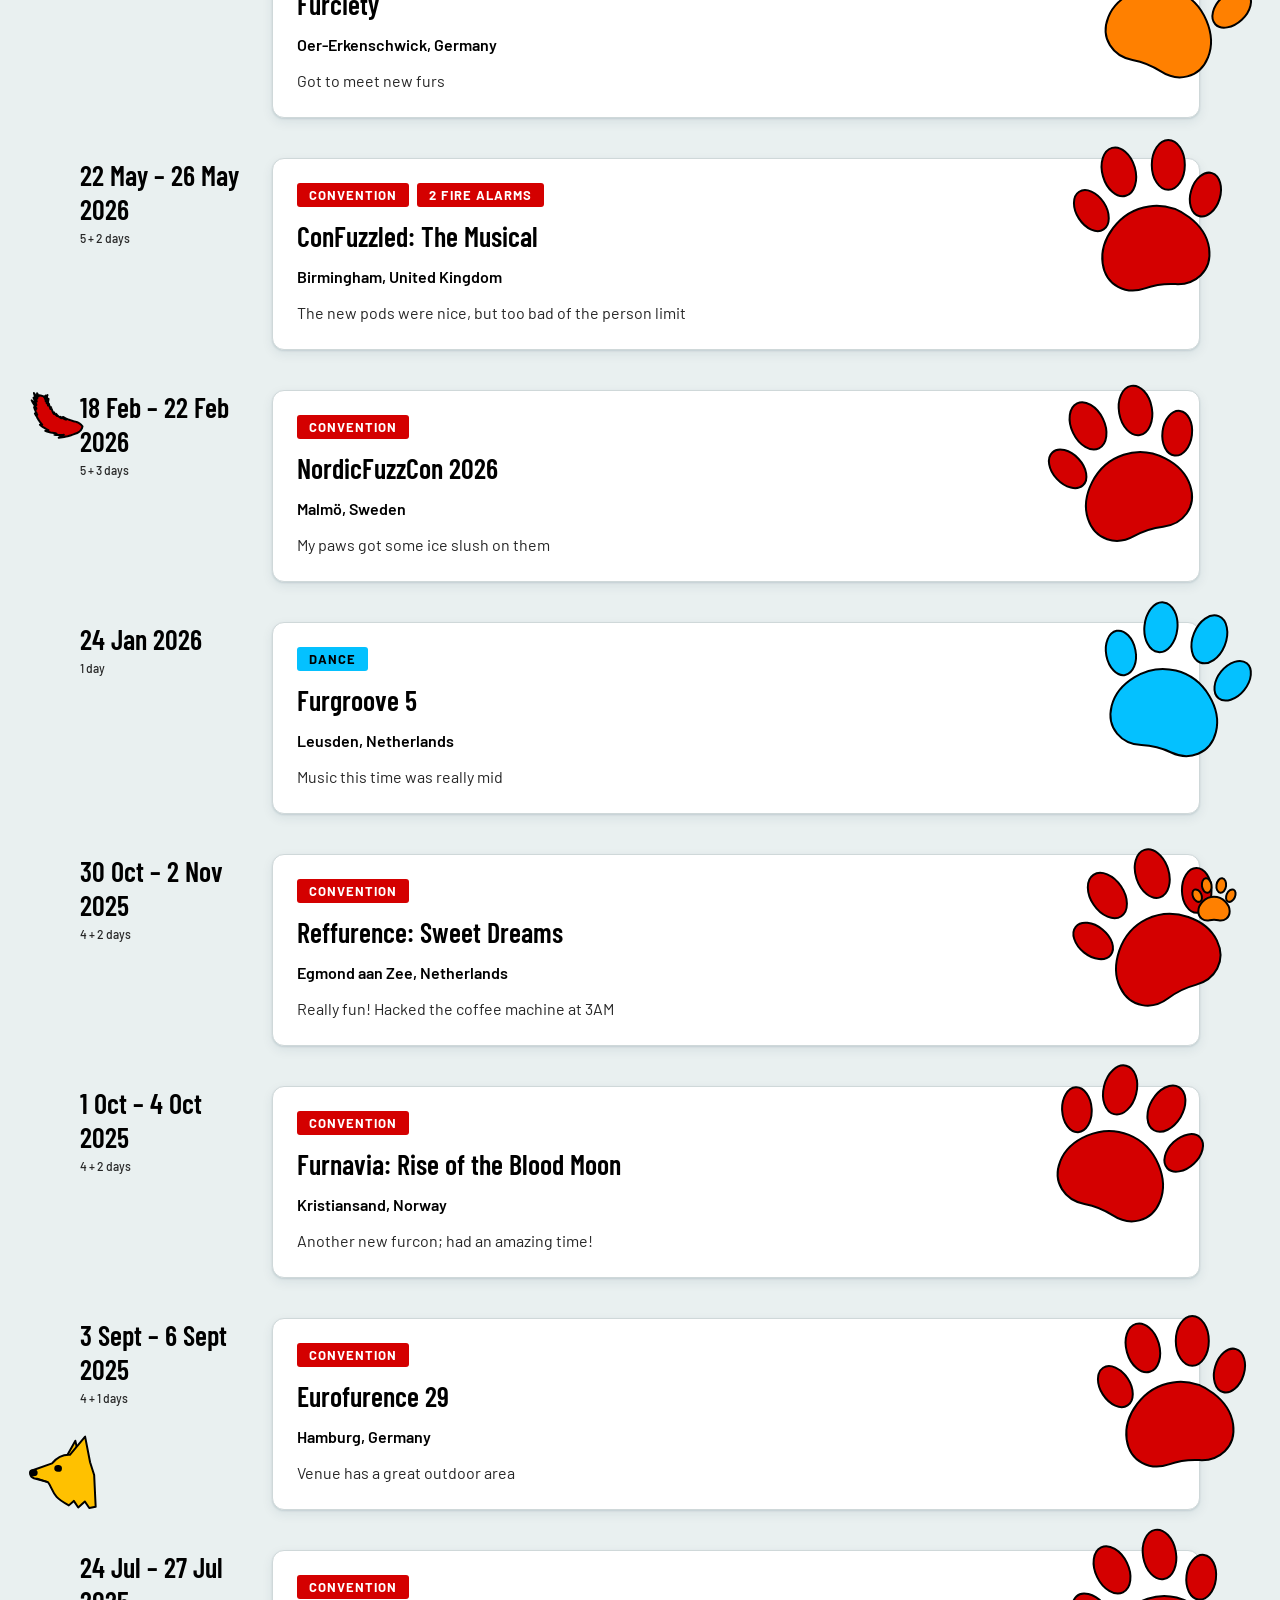
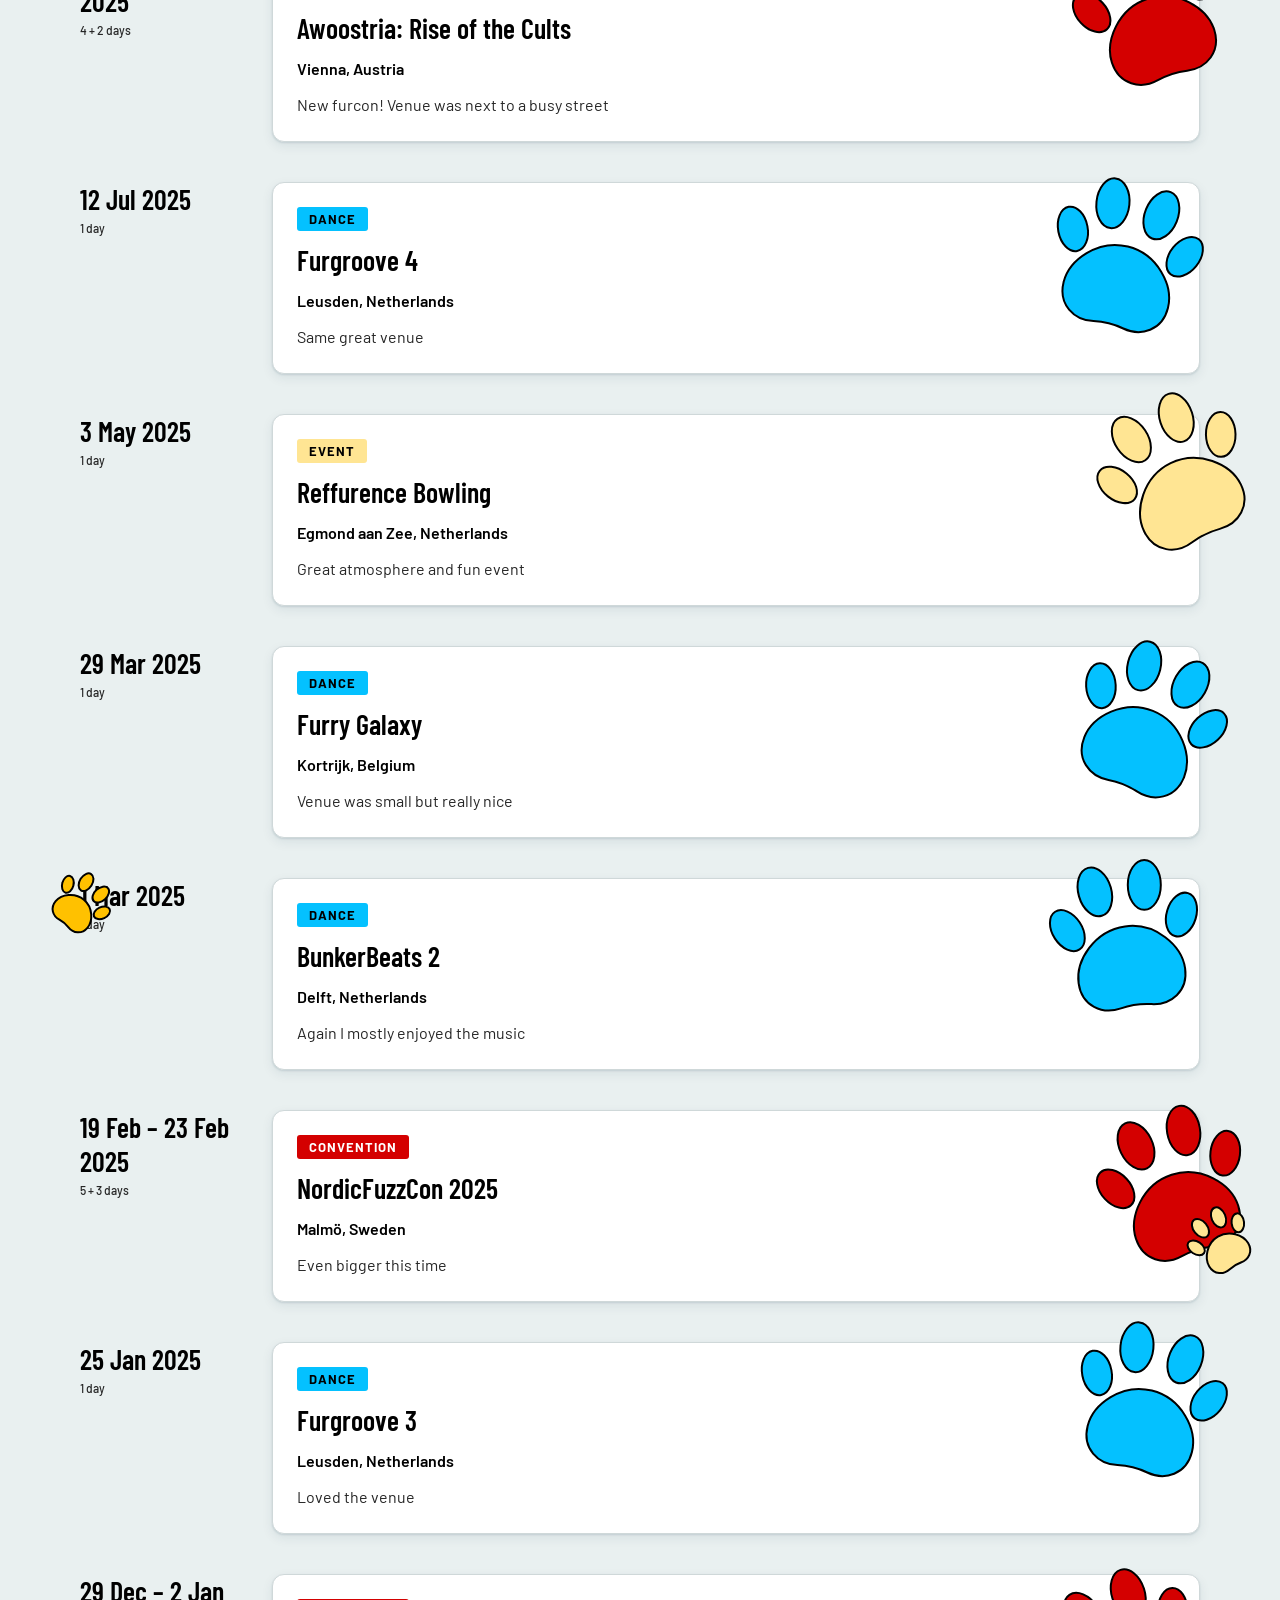
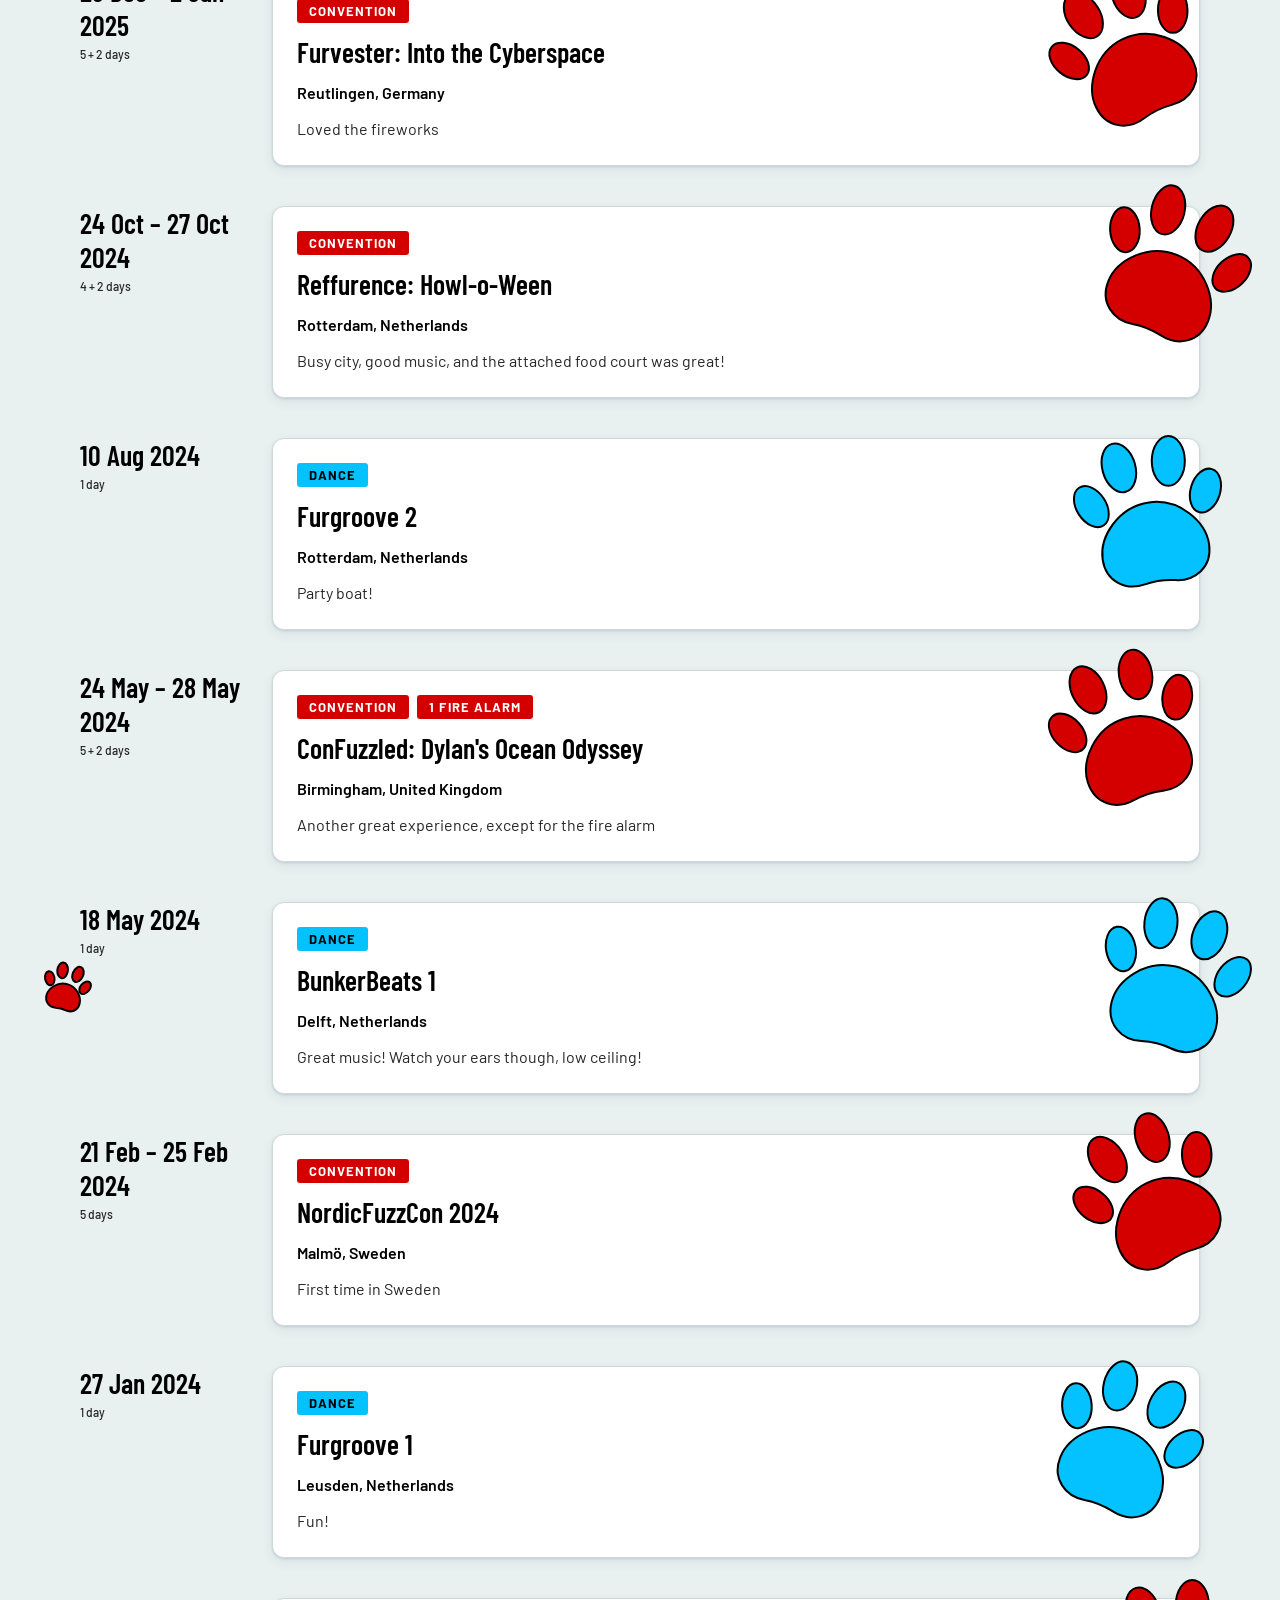
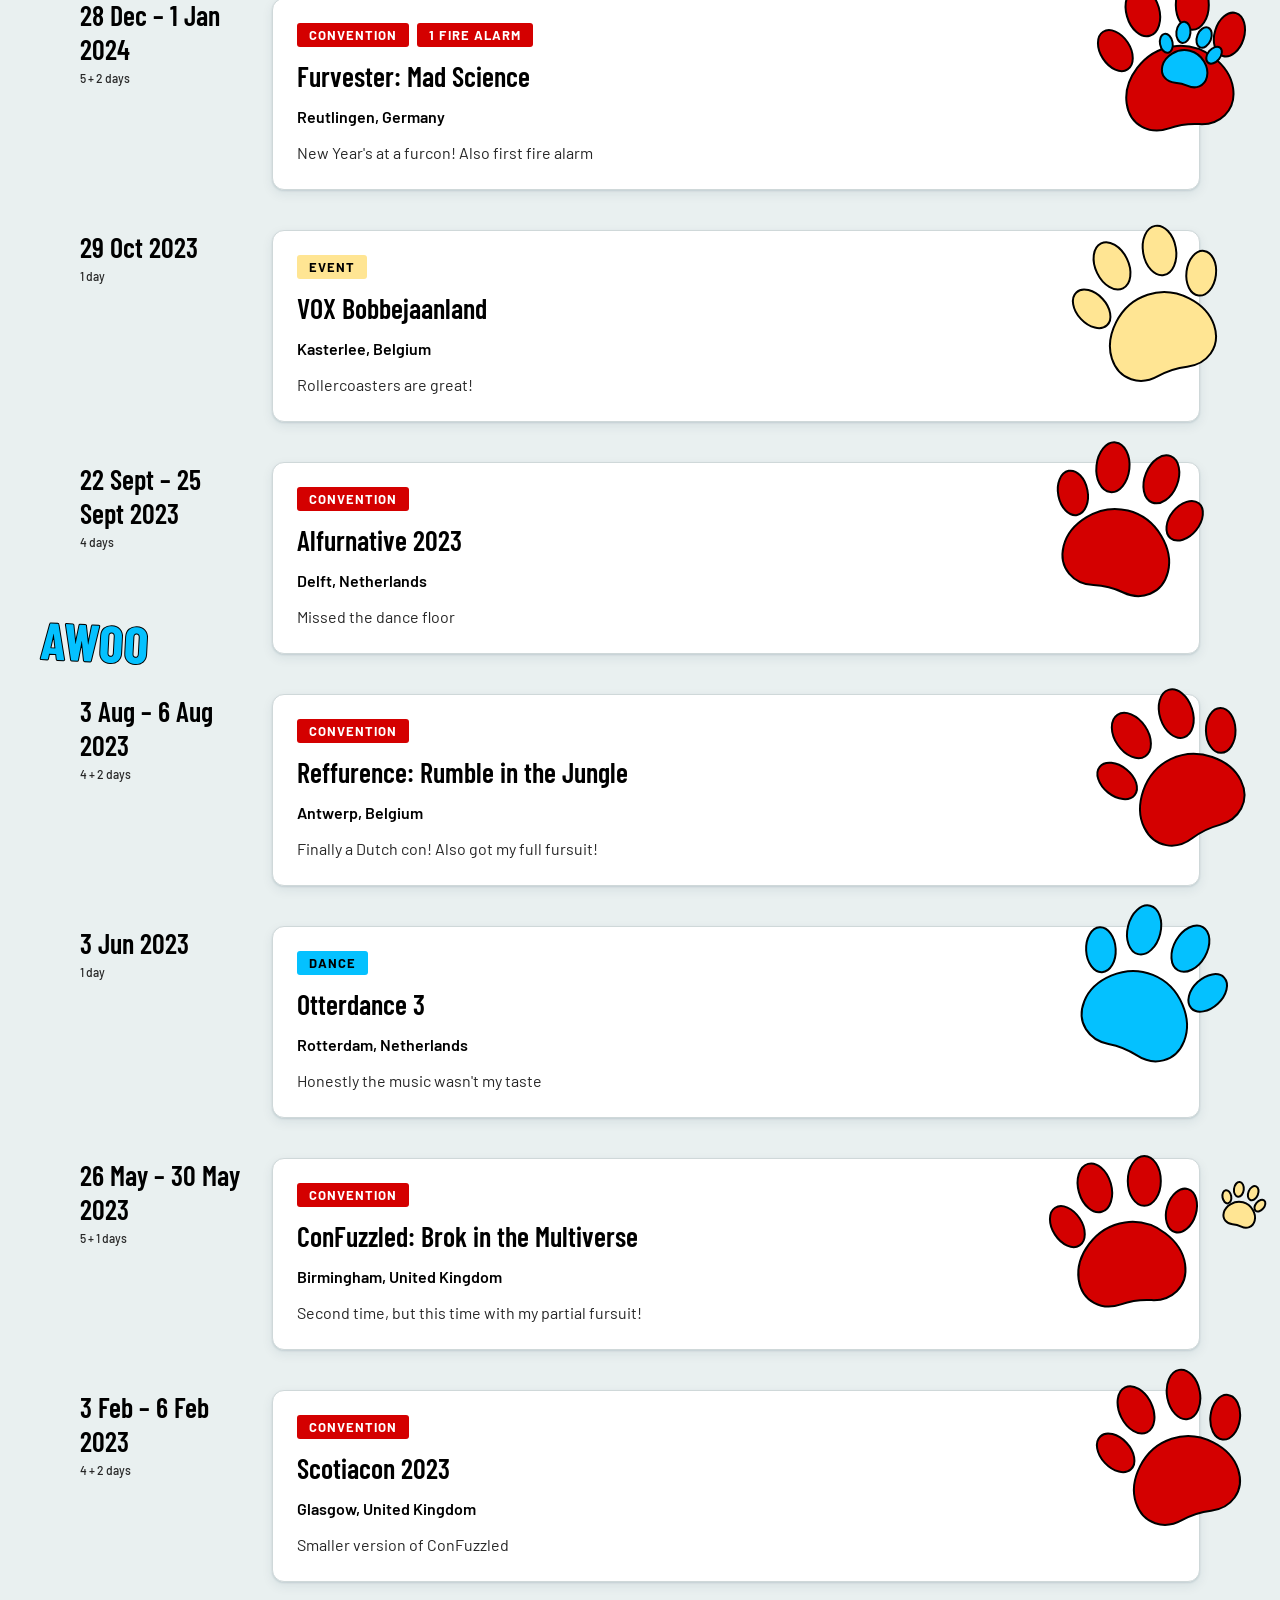
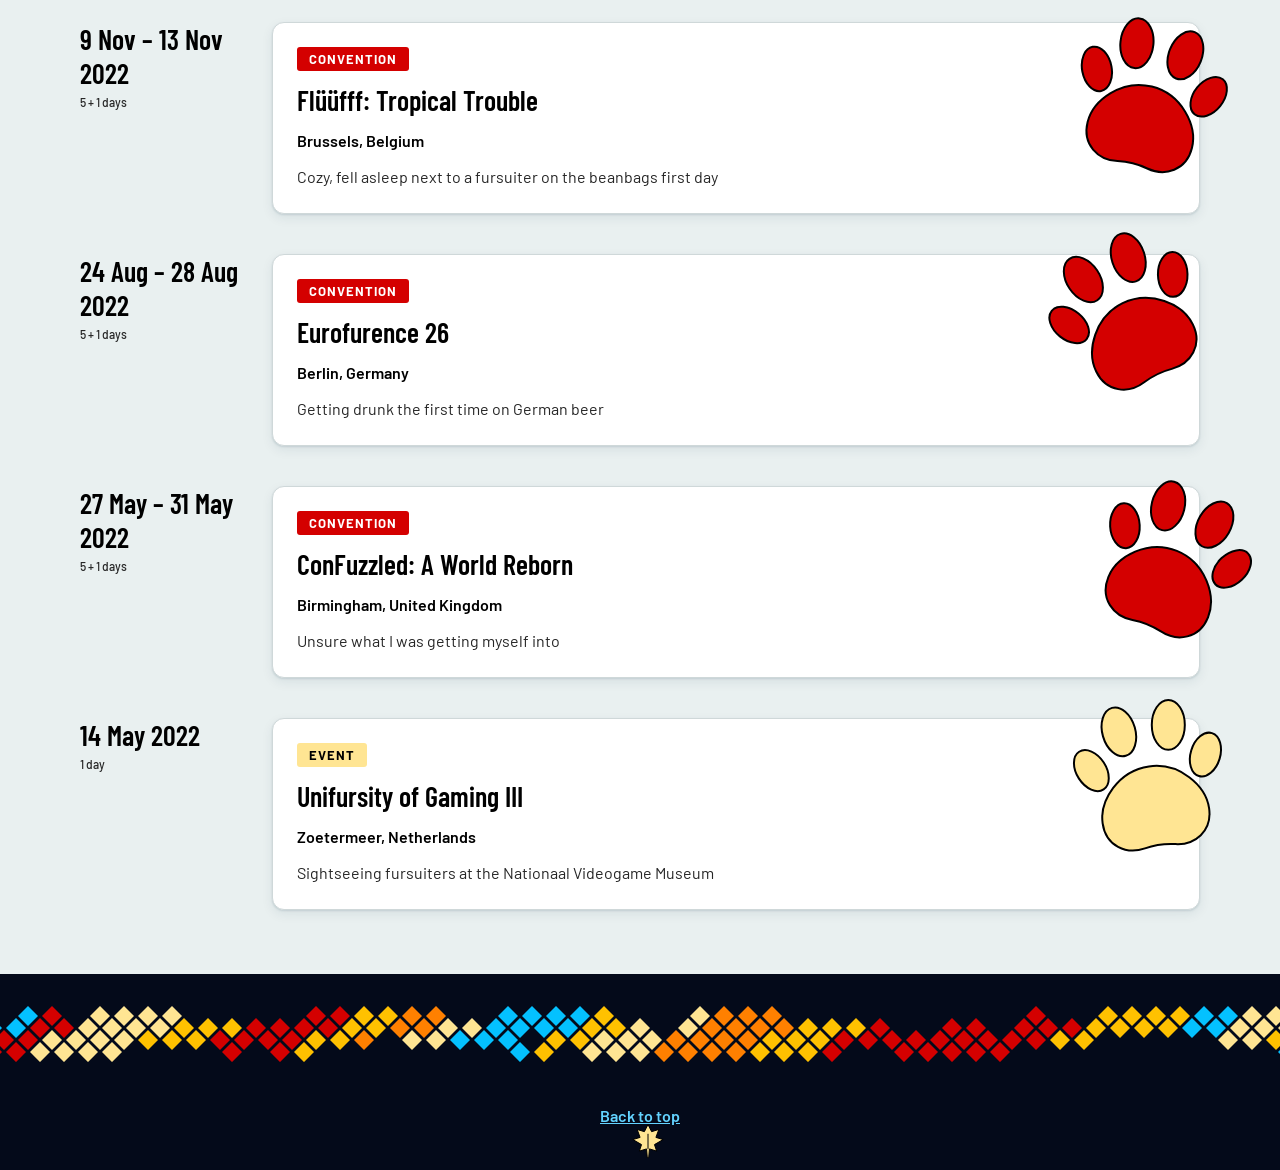
<file: index.html>
<!doctype html>
<html lang="en" data-theme="night">
<head>
  <meta charset="utf-8">
  <meta name="viewport" content="width=device-width, initial-scale=1">
  <title>Frax</title>
  <meta name="description" content="The homepage of Frax, a vibrant yellow wolf.">
  <meta name="theme-color" content="#040a1a">
  <link rel="icon" href="assets/favicon.svg" type="image/svg+xml">
  <link rel="preconnect" href="https://fonts.googleapis.com">
  <link rel="preconnect" href="https://fonts.gstatic.com" crossorigin>
  <link href="https://fonts.googleapis.com/css2?family=Barlow+Condensed:wght@600;700&family=Barlow:wght@400;500;600;700&display=swap" rel="stylesheet">
  <link rel="stylesheet" href="css/tokens.css">
  <link rel="stylesheet" href="css/bundle.css">
  <link rel="stylesheet" href="css/style.css">
</head>
<body data-page="home">
<div class="page">
  <div class="layer layer-top" id="scatter" aria-hidden="true"></div>
  <div class="layer layer-tracks" id="tracks" aria-hidden="true"></div>

  <div class="content">
    <div class="site-head">
      <div class="moon-x" aria-hidden="true"><svg class="paw moon-y" viewBox="0 0 100 100"><use href="#moon"></use></svg></div>
      <header class="wrap bar">
        <a class="brand" href="#top">Frax</a>
        <div class="bar-end">
          <nav aria-label="Sections">
            <a class="nav-link" href="#about">About</a>
            <a class="nav-link" href="#socials">Socials</a>
            <a class="nav-link" href="#facts">Fun facts</a>
            <a class="nav-link" href="#map">Map</a>
            <a class="nav-link" href="#timeline">Timeline</a>
          </nav>
          <div class="theme" role="group" aria-label="Colour theme">
            <button class="tog" type="button" data-mode="auto">Auto</button>
            <button class="tog" type="button" data-mode="day">Day</button>
            <button class="tog" type="button" data-mode="night">Night</button>
          </div>
          <div class="theme" role="group" aria-label="Motion">
            <button class="tog" type="button" id="calm-toggle" aria-pressed="false">Reduce motion</button>
          </div>
        </div>
      </header>
    </div>

    <main id="top">
    <section id="about" class="wrap intro">
      <div class="intro-text">
        <h1 id="greeting">Hi, I'm Frax.</h1>
          <div class="flags" role="img" aria-label="Dutch and English" title="Dutch · English">
          <svg class="flag" viewBox="0 0 36 24" aria-hidden="true"><rect width="36" height="8" fill="#ae1c28"/><rect y="8" width="36" height="8" fill="#ffffff"/><rect y="16" width="36" height="8" fill="#21468b"/></svg>
          <svg class="flag" viewBox="0 0 60 30" preserveAspectRatio="none" aria-hidden="true"><clipPath id="uk-s"><path d="M0,0 v30 h60 v-30 z"/></clipPath><clipPath id="uk-t"><path d="M30,15 h30 v15 z v15 h-30 z h-30 v-15 z v-15 h30 z"/></clipPath><g clip-path="url(#uk-s)"><path d="M0,0 v30 h60 v-30 z" fill="#012169"/><path d="M0,0 L60,30 M60,0 L0,30" stroke="#ffffff" stroke-width="6"/><path d="M0,0 L60,30 M60,0 L0,30" clip-path="url(#uk-t)" stroke="#c8102e" stroke-width="4"/><path d="M30,0 v30 M0,15 h60" stroke="#ffffff" stroke-width="10"/><path d="M30,0 v30 M0,15 h60" stroke="#c8102e" stroke-width="6"/></g></svg>
          </div>
        <p class="lead" id="about-text"></p>
        <div class="actions">
          <a class="frax-button link-btn" href="ref.html">See the ref sheet</a>
          <a class="frax-button frax-button--warm link-btn" href="#map">Where I've been</a>
        </div>
        <div id="socials">
          <div class="socials" id="social-list" role="group" aria-label="Find me"></div>
        </div>
      </div>
      <div class="intro-art">
        <div class="frax-card frame"><img id="intro-img" src="assets/intro.webp" width="866" height="1120" alt=""></div>
      </div>
    </section>

    <section class="wrap strip" aria-label="Now">
      <div class="frax-card">
        <span class="frax-chip frax-chip--sky">Now</span>
        <span class="strip-text" id="now"></span>
        <span class="zzz" id="zzz" aria-hidden="true" hidden><span>z</span><span>z</span><span>z</span></span>
      </div>
    </section>

    <section id="upcoming" class="wrap block" hidden>
      <h2>Upcoming</h2>
      <div class="upcoming" id="upcoming-list"></div>
    </section>

    <div class="band" aria-hidden="true"></div>

    <section id="facts" class="wrap block facts">
      <div class="head">
        <h2>Fun facts</h2>
      </div>
      <div class="facts-grid" id="fact-list"></div>
    </section>

    <section id="map" class="wrap block">
      <div class="head">
        <h2>Where I&#39;ve been</h2>
        <div class="chips">
          <span class="frax-chip">Visited</span>
          <span class="frax-chip frax-chip--red">City</span>
        </div>
      </div>
      <div class="frax-card map-card">
        <div id="world" role="region" aria-label="Where I&#39;ve been"></div>
        <div class="zoom">
          <button class="frax-button frax-button--warm zoom-btn" type="button" id="zoom-in" aria-label="Zoom in">+</button>
          <button class="frax-button frax-button--warm zoom-btn" type="button" id="zoom-out" aria-label="Zoom out">−</button>
          <button class="frax-button frax-button--warm zoom-btn small" type="button" id="zoom-reset" aria-label="Reset view" title="Reset view">1:1</button>
        </div>
      </div>
    </section>

    <section id="timeline" class="wrap block wide-gap last">
      <div class="head">
        <h2>Timeline</h2>
      </div>
      <ol class="timeline" id="timeline-list"></ol>
    </section>
    </main>

    <footer>
      <div class="band" aria-hidden="true"></div>
      <div class="wrap foot"><a href="#top">Back to top</a></div>
    </footer>
  </div>

  <div class="layer layer-top" id="leaves" aria-hidden="true"></div>
</div>

  <script src="js/art.js"></script>
  <script src="js/effects.js"></script>
  <script src="js/data.js"></script>
  <script src="js/main.js"></script>
</body>
</html>
</file>
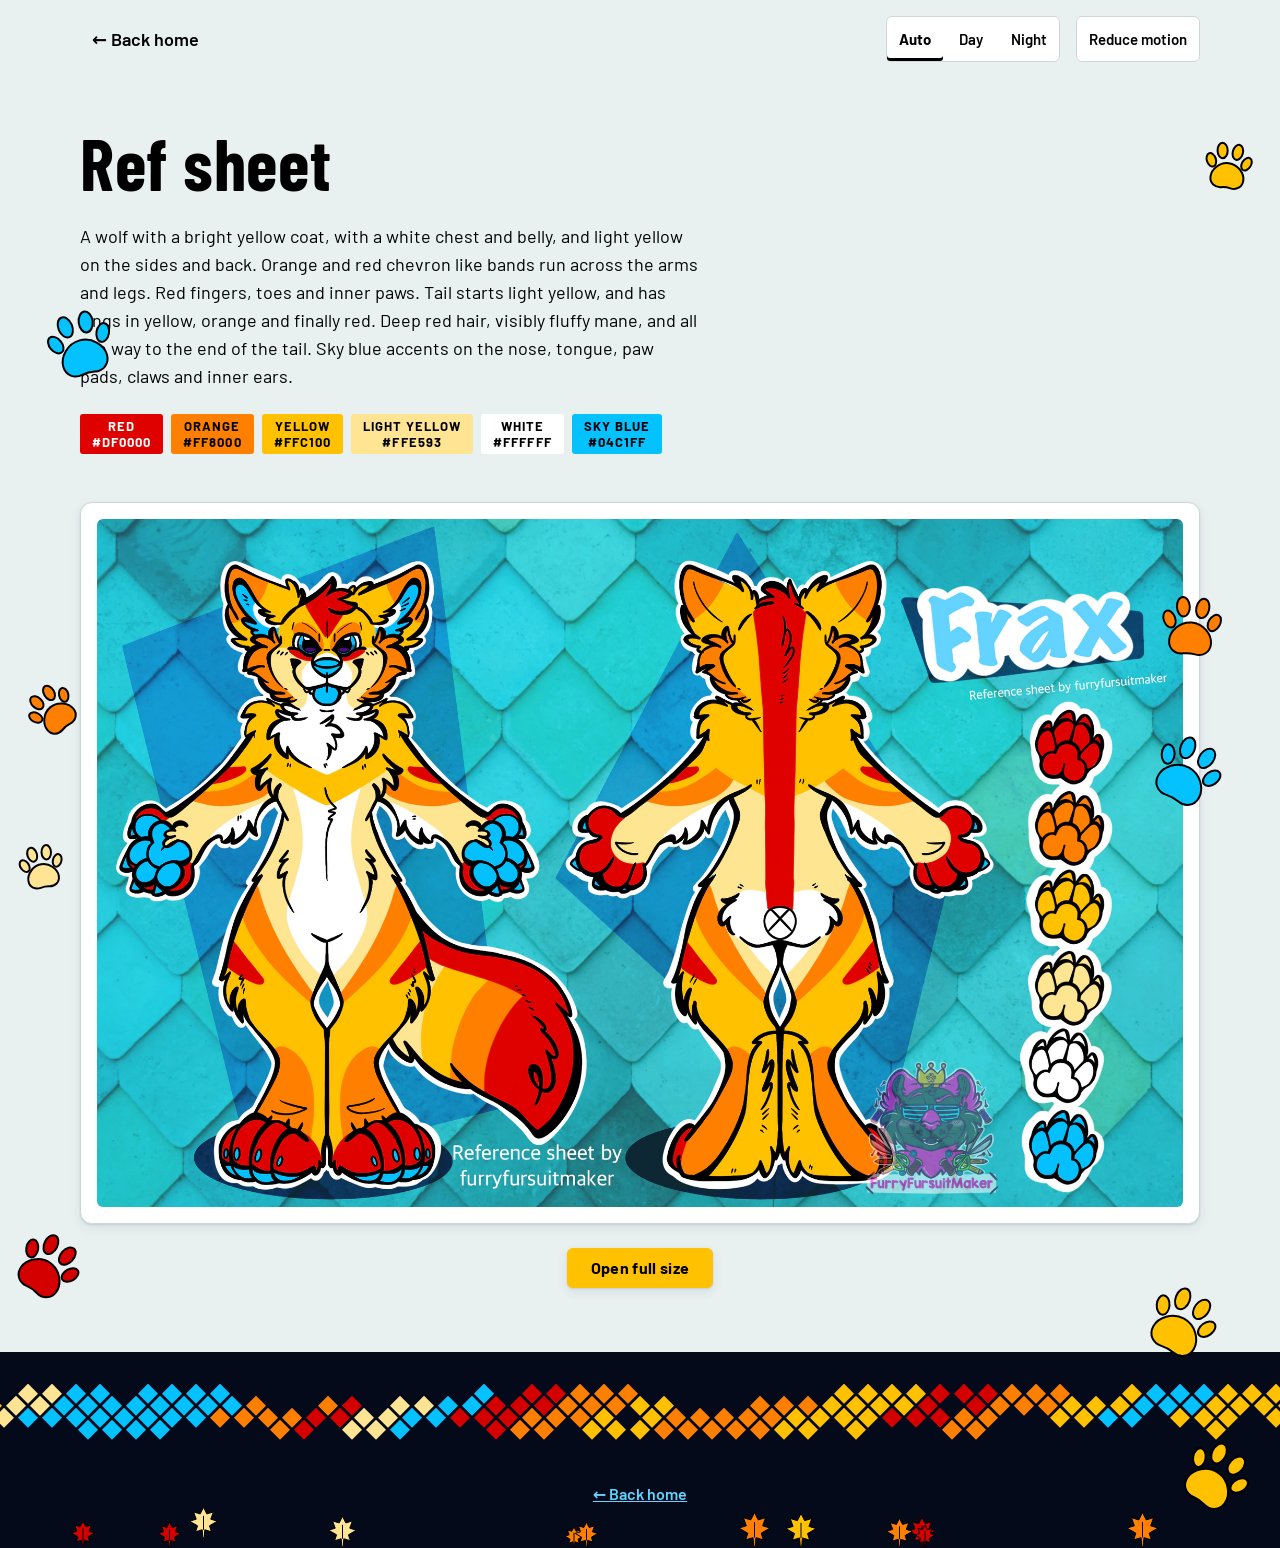
<file: ref.html>
<!doctype html>
<html lang="en" data-theme="night">
<head>
  <meta charset="utf-8">
  <meta name="viewport" content="width=device-width, initial-scale=1">
  <title>Frax — ref sheet</title>
  <meta name="description" content="Reference sheet of Frax the wolf.">
  <meta name="theme-color" content="#040a1a">
  <link rel="icon" href="assets/favicon.svg" type="image/svg+xml">
  <link rel="preconnect" href="https://fonts.googleapis.com">
  <link rel="preconnect" href="https://fonts.gstatic.com" crossorigin>
  <link href="https://fonts.googleapis.com/css2?family=Barlow+Condensed:wght@600;700&family=Barlow:wght@400;500;600;700&display=swap" rel="stylesheet">
  <link rel="stylesheet" href="css/tokens.css">
  <link rel="stylesheet" href="css/bundle.css">
  <link rel="stylesheet" href="css/style.css">
</head>
<body data-page="ref">
<div class="page">
  <div class="layer layer-top" id="scatter" aria-hidden="true"></div>
  <div class="layer layer-tracks" id="tracks" aria-hidden="true"></div>

  <div class="content">
    <div class="site-head">
      <div class="moon-x" aria-hidden="true"><svg class="paw moon-y" viewBox="0 0 100 100"><use href="#moon"></use></svg></div>
      <header class="wrap bar">
        <a class="nav-link home-link" href="index.html">← Back home</a>
        <div class="bar-end">
          <div class="theme" role="group" aria-label="Colour theme">
            <button class="tog" type="button" data-mode="auto">Auto</button>
            <button class="tog" type="button" data-mode="day">Day</button>
            <button class="tog" type="button" data-mode="night">Night</button>
          </div>
          <div class="theme" role="group" aria-label="Motion">
            <button class="tog" type="button" id="calm-toggle" aria-pressed="false">Reduce motion</button>
          </div>
        </div>
      </header>
    </div>

    <main id="top">
    <section class="wrap ref-intro">
      <h1 id="ref-title">Ref sheet</h1>
      <p class="lead" id="ref-description"></p>
      <div class="chips" id="ref-colors"></div>
    </section>

    <section class="wrap ref-sheet">
      <div class="frax-card frame"><img id="ref-img" alt=""></div>
      <a class="frax-button frax-button--warm link-btn" id="ref-open" href="assets/refsheet.png" target="_blank" rel="noopener">Open full size</a>
    </section>
    </main>

    <footer>
      <div class="band" aria-hidden="true"></div>
      <div class="wrap foot"><a href="index.html">← Back home</a></div>
    </footer>
  </div>

  <div class="layer layer-top" id="leaves" aria-hidden="true"></div>
</div>

  <script src="js/art.js"></script>
  <script src="js/effects.js"></script>
  <script src="js/data.js"></script>
  <script src="js/main.js"></script>
</body>
</html>
</file>
<file: css/tokens.css>
:root,[data-theme=day]{--frax-red: #d40000;--frax-orange: #ff8000;--frax-gold: #ffc100;--frax-cream: #ffe593;--frax-white: #ffffff;--frax-sky: #04c1ff;--frax-ink: #000000;--frax-sky-soft: #63d3ff;--mist: #e9f0f0;--night: #2b1404;--night-raised: #4a2406;--surface-page: var(--mist);--surface-card: var(--frax-white);--ink: var(--frax-ink);--ink-muted: #262626;--border-subtle: #cfd8d9;--border-strong: #6b7d82;--accent: var(--frax-sky);--on-accent: var(--frax-ink);--highlight: var(--frax-gold);--on-highlight: var(--frax-ink);--link: #005f94;--danger: #b80000;--focus-ring: var(--frax-ink);--shadow-card: 0 1px 2px 0 #06324d1f, 0 4px 12px 0 #06324d14;--shadow-pressed: 0 1px 1px 0 #06324d26}[data-theme=night]{--surface-page: var(--night);--surface-card: var(--night-raised);--ink: var(--frax-white);--ink-muted: var(--frax-cream);--border-subtle: #ffffff2e;--border-strong: #e0a870;--accent: var(--frax-sky);--on-accent: var(--frax-ink);--highlight: var(--frax-gold);--on-highlight: var(--frax-ink);--link: var(--frax-sky-soft);--danger: #ffa8a8;--focus-ring: var(--frax-gold);--shadow-card: 0 1px 2px 0 #00000066, 0 4px 12px 0 #00000040;--shadow-pressed: 0 1px 1px 0 #00000066}:root{--space-1: 4px;--space-2: 8px;--space-3: 12px;--space-4: 16px;--space-6: 24px;--space-8: 32px;--space-12: 48px;--radius-sm: 3px;--radius-md: 6px;--radius-lg: 12px;--stroke-hairline: 1px;--stroke-strong: 2px;--font-display: "Barlow Condensed", "Oswald", "Arial Narrow", system-ui, sans-serif;--font-body: "Barlow", system-ui, -apple-system, "Segoe UI", sans-serif;--text-display-xl: 700 72px/72px var(--font-display);--text-display: 700 48px/52px var(--font-display);--text-heading: 600 28px/34px var(--font-display);--text-subheading: 600 20px/26px var(--font-display);--text-body: 400 16px/24px var(--font-body);--text-body-sm: 400 14px/20px var(--font-body);--text-label: 700 13px/16px var(--font-body);--text-caption: 500 12px/16px var(--font-body)}.display-xl{font-family:var(--font-display);font-size:72px;line-height:72px;font-weight:700;letter-spacing:.01em}.display{font-family:var(--font-display);font-size:48px;line-height:52px;font-weight:700;letter-spacing:.01em}.heading{font-family:var(--font-display);font-size:28px;line-height:34px;font-weight:600;letter-spacing:0}.subheading{font-family:var(--font-display);font-size:20px;line-height:26px;font-weight:600;letter-spacing:0}.body{font-family:var(--font-body);font-size:16px;line-height:24px;font-weight:400;letter-spacing:0}.body-sm{font-family:var(--font-body);font-size:14px;line-height:20px;font-weight:400;letter-spacing:0}.label{font-family:var(--font-body);font-size:13px;line-height:16px;font-weight:700;letter-spacing:.08em}.caption{font-family:var(--font-body);font-size:12px;line-height:16px;font-weight:500;letter-spacing:0}
</file>
<file: css/bundle.css>
.frax-button{display:inline-flex;align-items:center;justify-content:center;gap:var(--space-2);font:700 16px/1 var(--font-body);letter-spacing:.02em;padding:var(--space-3) var(--space-6);background:var(--accent);color:var(--on-accent);border:0;border-radius:var(--radius-md);box-shadow:var(--shadow-card);cursor:pointer;transition:box-shadow .12s,transform .12s}.frax-button:hover{transform:translateY(-1px)}.frax-button:active{transform:none;box-shadow:var(--shadow-pressed)}.frax-button:focus-visible{outline:3px solid var(--focus-ring);outline-offset:3px}.frax-button--warm{background:var(--highlight);color:var(--on-highlight)}.frax-button[disabled]{opacity:.55;cursor:not-allowed;box-shadow:none;transform:none}.frax-chip{display:inline-flex;align-items:center;gap:var(--space-1);font:700 13px/16px var(--font-body);letter-spacing:.08em;text-transform:uppercase;padding:var(--space-1) var(--space-3);border-radius:var(--radius-sm);background:var(--frax-gold);color:var(--frax-ink)}.frax-chip--red{background:var(--frax-red);color:var(--frax-white)}.frax-chip--orange{background:var(--frax-orange)}.frax-chip--cream{background:var(--frax-cream)}.frax-chip--sky{background:var(--frax-sky)}.frax-card{background:var(--surface-card);color:var(--ink);border:var(--stroke-hairline) solid var(--border-subtle);border-radius:var(--radius-lg);box-shadow:var(--shadow-card);padding:var(--space-6);font:400 16px/24px var(--font-body)}.frax-card h3{font:600 28px/34px var(--font-display);margin:0 0 var(--space-2)}.frax-card p{margin:0;color:var(--ink-muted)}.frax-card a{color:var(--link);text-decoration:underline;font-weight:600}.frax-alert{display:flex;gap:var(--space-3);align-items:flex-start;padding:var(--space-4);border-radius:var(--radius-md);font:400 16px/24px var(--font-body);background:var(--surface-card);color:var(--ink);border:var(--stroke-hairline) solid var(--border-strong)}.frax-alert svg{flex:none;width:20px;height:24px;fill:none;stroke:currentColor;stroke-width:2;stroke-linecap:round;stroke-linejoin:round}.frax-alert strong{font-weight:700;margin-right:var(--space-1)}.frax-alert--success{background:var(--frax-sky);color:var(--frax-ink);border-color:transparent}.frax-alert--danger{background:var(--frax-red);color:var(--frax-white);border-color:transparent}
</file>
<file: css/style.css>
body{margin:0}a:focus-visible,button:focus-visible{outline:3px solid var(--focus-ring,#000);outline-offset:3px}.nav-link{display:inline-flex;align-items:center;min-height:44px;padding:0 12px;color:var(--ink,#000);font:600 16px/24px var(--font-body,"Barlow",system-ui,sans-serif);text-decoration:none;border-radius:var(--radius-md,6px)}.nav-link:hover{background:var(--surface-card,#fff)}.tog{min-height:44px;min-width:56px;padding:0 12px;border:0;background:transparent;color:var(--ink,#000);font:600 15px/24px var(--font-body,"Barlow",sans-serif);cursor:pointer;border-radius:var(--radius-sm,3px)}.tog:hover{background:var(--surface-page,#e9f0f0)}.tog[aria-pressed=true]{box-shadow:inset 0 -3px 0 var(--ink,#000);font-weight:700}.social{display:flex;align-items:center;justify-content:center;box-sizing:border-box;width:88px;height:88px;background:var(--surface-card,#fff);color:var(--ink,#000);text-decoration:none;border:1px solid var(--border-subtle,#cfd8d9);border-radius:var(--radius-lg,12px);box-shadow:var(--shadow-card);transition:transform .12s}button.social{padding:0;font:inherit;cursor:pointer}.toast{position:fixed;left:16px;right:16px;bottom:24px;z-index:20;display:flex;justify-content:center;pointer-events:none}.social:hover{transform:translateY(-2px)}.social svg{width:36px;height:36px}.link-btn{text-decoration:none}.paw{stroke:var(--ink,#000);stroke-width:2;stroke-linejoin:round;overflow:visible;pointer-events:none}.dia{width:20px;height:20px;clip-path:polygon(50% 0,100% 50%,50% 100%,0 50%)}.d-red{background:var(--frax-red,#d40000)}.d-orange{background:var(--frax-orange,#ff8000)}.d-gold{background:var(--frax-gold,#ffc100)}.d-cream{background:var(--frax-cream,#ffe593)}.d-sky{background:var(--frax-sky,#04c1ff)}.c-land{fill:var(--surface-card);fill-opacity:1;stroke:var(--border-strong);stroke-width:1;stroke-opacity:1}.c-visited{fill:var(--frax-gold);fill-opacity:1;stroke:var(--border-strong);stroke-width:1;stroke-opacity:1}#world.leaflet-container{background:var(--surface-page);font:var(--text-body-sm);color:#000}.pin{fill:var(--frax-red);fill-opacity:1;stroke:var(--ink);stroke-width:2;stroke-opacity:1}.zoom-btn{width:44px;height:44px;padding:0;font-size:24px;line-height:1}.track-paw{position:absolute;width:44px;height:44px;stroke-width:1;opacity:0}.fall{position:absolute;transition:opacity .8s ease}.fall.landed{transition:top 1.2s ease-in,opacity .8s ease}.fall.off{display:none}.leaf.rest use{pointer-events:visiblePainted}.leaf{stroke-width:1}.site-head{position:relative;overflow:hidden}.band{position:relative;z-index:0}.site-head,main>section,footer>:not(.band){position:relative;z-index:2}[data-theme=night] .site-head,footer{background:#040a1a!important}.moon-x{display:none}[data-theme=night] .moon-x{display:block}.moon-x{position:absolute;top:0;left:0;width:100%;height:100%;pointer-events:none;animation:moonx 140s linear infinite}@keyframes moonx{0%{transform:translate(-48px)}to{transform:translate(100%)}}.moon-y{position:absolute;top:0;left:0;width:36px;height:36px;animation:moony 140s ease-in-out infinite}@keyframes moony{0%,to{transform:translateY(80px)}50%{transform:translateY(14px)}}.sway{display:block;width:100%;height:100%;animation-name:sway;animation-timing-function:ease-in-out;animation-iteration-count:infinite;animation-direction:alternate}@keyframes sway{0%{transform:translate(-34px) rotate(-45deg)}to{transform:translate(34px) rotate(55deg)}}.facts-grid{display:grid;grid-template-columns:repeat(4,minmax(0,1fr));gap:24px}.facts-grid>:nth-child(n+5){grid-column:span 2}@media(max-width:980px){.facts-grid{grid-template-columns:repeat(2,minmax(0,1fr))}.facts-grid>:nth-child(n+5){grid-column:auto}}@media(max-width:520px){.facts-grid{grid-template-columns:minmax(0,1fr)}}.fact-ico{position:absolute;top:20px;right:20px;width:44px;height:44px;stroke:var(--ink,#000);stroke-width:2;stroke-linejoin:round;stroke-linecap:round;pointer-events:none}.fx-ev.go{animation:fxpop 2.4s ease-in-out}@keyframes fxpop{0%,to{transform:rotate(0) scale(1)}25%{transform:rotate(-8deg) scale(1)}75%{transform:rotate(8deg) scale(1.12)}}.fx-fun.go{animation:fxspark 3.2s ease-in-out}@keyframes fxspark{0%,to{transform:rotate(0) scale(1)}50%{transform:rotate(90deg) scale(1.18)}}.fx-break.go{animation:fxflip 3.6s ease-in-out}@keyframes fxflip{0%{transform:rotate(0)}to{transform:rotate(180deg)}}.fx-alarm{transform-origin:50% 12%}.fx-alarm.go{animation:fxring 2s ease-in-out}@keyframes fxring{0%,to{transform:rotate(0)}20%{transform:rotate(-16deg)}40%{transform:rotate(14deg)}60%{transform:rotate(-10deg)}80%{transform:rotate(8deg)}90%{transform:rotate(-3deg)}}.fx-km{transform:translate(-5px,4px)}.fx-km.go{animation:fxfly 3s ease-in-out}@keyframes fxfly{0%,to{transform:translate(-5px,4px)}50%{transform:translate(5px,-4px)}}.fx-ctry.go{animation:fxhop 1.6s ease-in-out}@keyframes fxhop{0%,to{transform:translateY(0)}45%{transform:translateY(-8px)}}.band{display:grid;grid-template-columns:repeat(40,20px);grid-auto-rows:12px;column-gap:4px;row-gap:0;justify-content:center;overflow:hidden;width:100%;padding:0 0 8px;box-sizing:border-box}.band .dia{align-self:start}.dia.d-odd{transform:translate(12px)}.d-none{visibility:hidden}.flag{display:block;width:24px;height:16px;border-radius:2px;box-shadow:0 0 0 1px var(--border-strong,#6b7d82)}.page{position:relative;isolation:isolate;overflow:hidden;min-height:100vh;box-sizing:border-box;background:var(--surface-page);color:var(--ink);font:400 16px/24px var(--font-body)}body{background:var(--surface-page)}.content{position:relative}.layer{position:absolute;inset:0;overflow:hidden;pointer-events:none;z-index:3}.layer-tracks{z-index:1}.scatter-paw{position:absolute;transition:opacity .7s ease}[data-calm=true] .moon-x,[data-calm=true] .fall,[data-calm=true] .sway,[data-calm=true] .fact-ico{animation:none}[data-calm=true] .moon-x,[data-calm=true] .track-paw,[data-calm=true] .fall{display:none!important}[data-calm=true] .scatter-paw{transition:none}[data-idle=true] .moon-x,[data-idle=true] .moon-y,[data-idle=true] .sway,[data-idle=true] .fact-ico{animation-play-state:paused}@media(max-width:700px){.layer{display:none}}[hidden]{display:none!important}section[id]{scroll-margin-top:16px}.wrap{max-width:1120px;margin:0 auto;padding-left:24px;padding-right:24px}h1{margin:0;font:var(--text-display-xl);letter-spacing:.01em}h2{margin:0;font:var(--text-display);letter-spacing:.01em}h3{margin:0;font:var(--text-heading)}p{margin:0}.site-head .bar{position:relative;z-index:1;padding-top:16px;padding-bottom:16px;display:flex;flex-wrap:wrap;align-items:center;justify-content:space-between;gap:8px 16px}.brand{font:700 32px/36px var(--font-display);letter-spacing:.01em;color:var(--ink);text-decoration:none;min-height:44px;display:inline-flex;align-items:center}.home-link{font-size:18px}.bar-end{display:flex;flex-wrap:wrap;align-items:center;gap:8px 16px}nav{display:flex;flex-wrap:wrap;gap:4px}.theme{display:flex;background:var(--surface-card);border:1px solid var(--border-subtle);border-radius:var(--radius-md)}.intro{padding-top:48px;padding-bottom:48px;display:flex;flex-wrap:wrap;gap:48px;align-items:center}.intro-text{flex:1 1 420px;min-width:0;display:flex;flex-direction:column;gap:24px}.flags{display:flex;gap:6px;align-self:flex-start}.lead{font-size:18px;line-height:28px;max-width:52ch}.actions{display:flex;flex-wrap:wrap;gap:16px;align-items:center}.intro-art{flex:1 1 360px;min-width:0;display:flex;justify-content:center}.frame{width:fit-content;max-width:100%;box-sizing:border-box;padding:16px}.frame img{display:block;max-width:100%;height:auto;border-radius:var(--radius-md)}.intro-art img{max-height:560px;width:auto}.color-chip{flex-direction:column;align-items:center;gap:0}.strip{padding-bottom:32px}.strip .frax-card{position:relative;display:flex;flex-wrap:wrap;align-items:center;gap:12px 16px;padding:16px 24px}.strip-text{flex:1 1 240px;font:var(--text-heading)}.strip .frax-card:has(.zzz:not([hidden])){padding-right:160px}.zzz{position:absolute;right:24px;top:50%;z-index:1;transform:translateY(-50%);display:flex;align-items:center;gap:12px;color:var(--frax-sky);font:700 54px/1 var(--font-display,var(--font-body));pointer-events:none;user-select:none}.zzz span:nth-child(1){transform:translateY(18px) rotate(-16deg)}.zzz span:nth-child(2){font-size:72px;transform:rotate(12deg)}.zzz span:nth-child(3){font-size:90px;transform:translateY(-18px) rotate(-8deg)}@media(max-width:600px){.strip .frax-card:has(.zzz:not([hidden])){padding-right:24px}.zzz{top:0;right:8px}}.block{padding-top:48px;padding-bottom:32px;display:flex;flex-direction:column;gap:24px}.block.facts{padding-top:64px}#upcoming{padding-top:16px}.block.wide-gap{gap:32px}.block.last{padding-bottom:64px}.head{display:flex;flex-direction:column;gap:8px}.head p{color:var(--ink-muted)}.chips{display:flex;flex-wrap:wrap;gap:8px}.upcoming{display:flex;flex-wrap:wrap;gap:24px}.upcoming .frax-card{flex:1 1 300px;min-width:0;box-sizing:border-box;display:flex;flex-direction:column;gap:8px}.upcoming h3,.event h3{margin:0}.strong{font-weight:600}.muted,.frax-card p.muted{color:var(--ink-muted)}.facts-grid .frax-card{position:relative;min-width:0;box-sizing:border-box;display:flex;flex-direction:column;gap:4px}.fact-value{font:700 64px/64px var(--font-display);letter-spacing:.01em}.fact-label{font:var(--text-subheading)}.fact-sub{color:var(--ink-muted);line-height:22px}.map-card{position:relative;padding:0;overflow:hidden}#world{display:block;width:100%;aspect-ratio:1000/560;isolation:isolate;background:var(--surface-page)}.zoom{position:absolute;z-index:1;top:12px;right:12px;display:flex;flex-direction:column;gap:8px}.zoom-btn.small{font-size:14px}.timeline{list-style:none;margin:0;padding:0;display:flex;flex-direction:column;gap:40px}.timeline li{position:relative;display:flex;flex-wrap:wrap;gap:16px 24px;align-items:flex-start}.event-paw{position:absolute;z-index:2;width:192px;height:192px}.when{position:relative;z-index:1;flex:0 0 168px;display:flex;flex-direction:column;gap:4px}.when-date{font:var(--text-heading)}.when-length{font:var(--text-caption);color:var(--ink-muted)}.event{position:relative;z-index:1;flex:1 1 320px;min-width:0;box-sizing:border-box;display:flex;flex-direction:column;gap:12px}.socials{display:flex;flex-wrap:wrap;gap:16px}footer{padding-top:32px;color:#fff}.foot{padding-top:32px;padding-bottom:32px;display:flex;flex-direction:column;align-items:center;gap:24px}.foot a{color:var(--frax-sky-soft);font-weight:600;min-height:44px;display:inline-flex;align-items:center}.ref-intro{padding-top:48px;padding-bottom:48px;display:flex;flex-direction:column;gap:24px}.ref-intro>.frax-chip{align-self:flex-start}.ref-intro .lead{max-width:62ch}.ref-sheet{padding-bottom:64px;display:flex;flex-direction:column;gap:24px;align-items:center}.load-error{margin-top:16px}.load-error p{white-space:pre-wrap}
</file>
